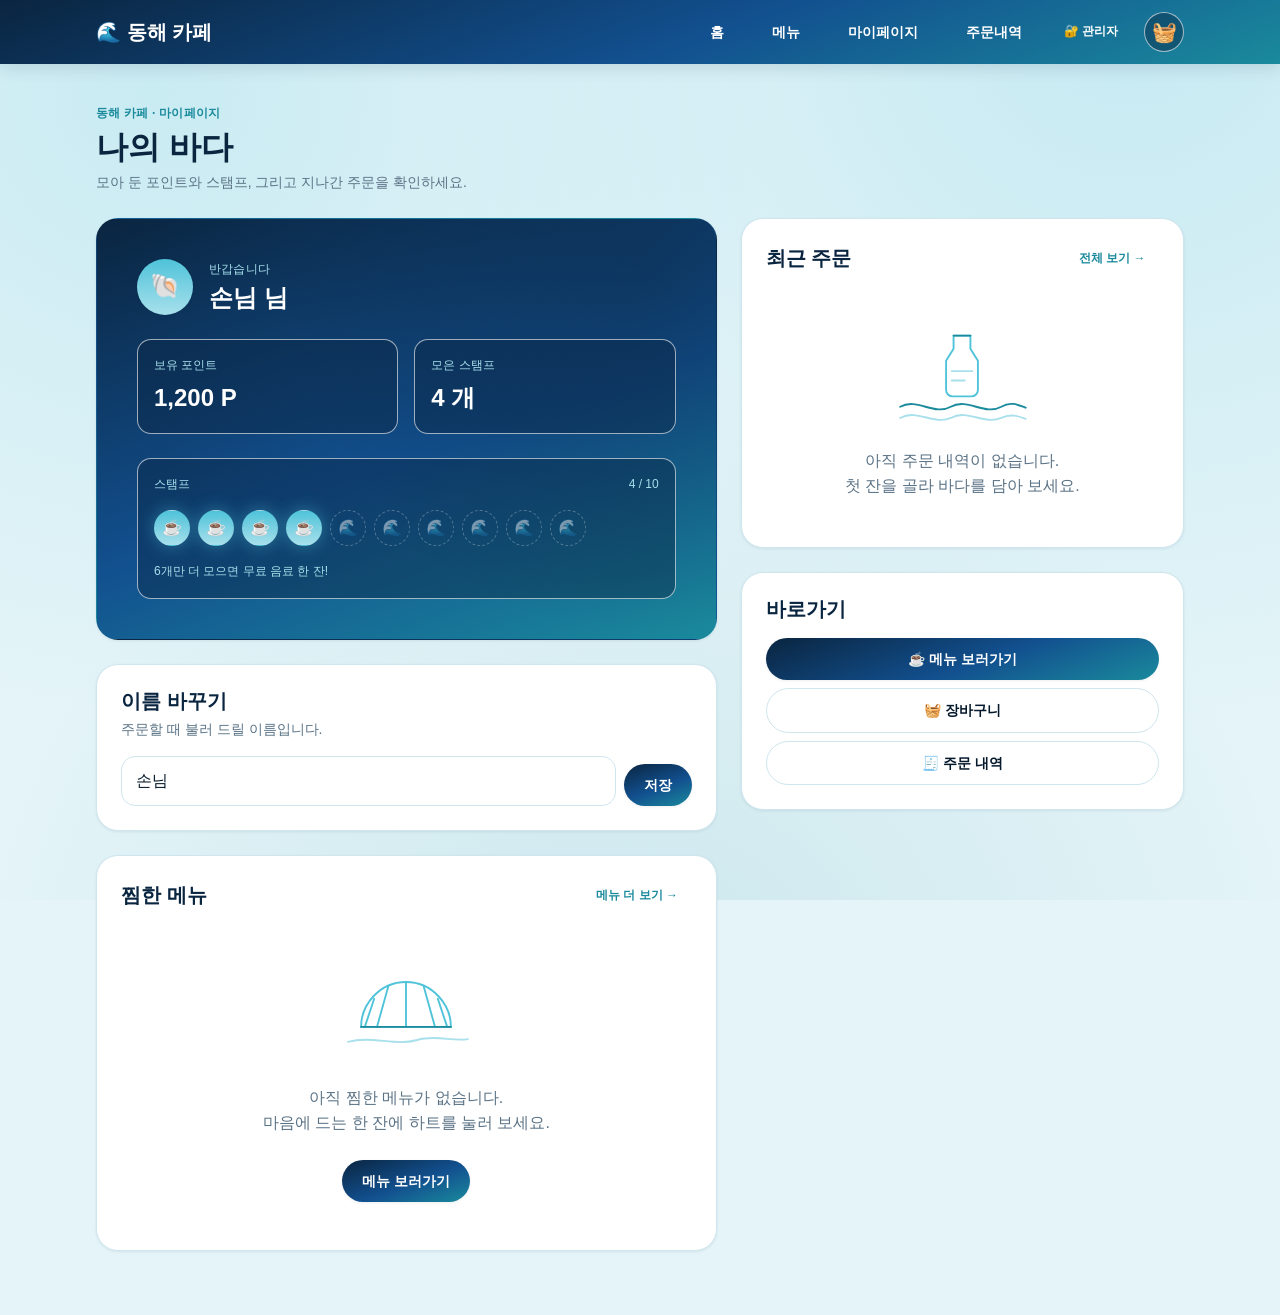
<file: my/index.html>
<!doctype html>
<html lang="ko">
  <head>
    <meta charset="UTF-8" />
    <meta name="viewport" content="width=device-width, initial-scale=1.0" />
    <title>마이페이지 · 동해 카페</title>

    <!-- 파비콘 — 루트의 favicon.svg 를 절대경로로 가리켜 모든 깊이에서 동일하게 동작한다 -->
    <link rel="icon" href="/favicon.svg" type="image/svg+xml" />

    <!-- 1단계 공유 자원 (전역 변수 · 리셋 · 공통 컴포넌트) -->
    <link rel="stylesheet" href="../css/variables.css" />
    <!-- 이 페이지 전용 스타일 -->
    <link rel="stylesheet" href="./index.css" />

    <!-- defer 는 순서를 보장한다: data.js → utils.js → 페이지 스크립트 -->
    <script defer src="../js/data.js"></script>
    <script defer src="../js/utils.js"></script>
    <!-- 모바일 헤더 햄버거 토글 (고객 7개 페이지 공용) -->
    <script defer src="../js/header.js"></script>
    <script defer src="./index.js"></script>
  </head>
  <body>
    <!-- 고객용 헤더 — 3~6단계의 .site-header 를 그대로 재사용 -->
    <header class="site-header">
      <div class="container site-header__inner">
        <a class="site-header__logo" href="../index.html">🌊 동해 카페</a>

        <nav class="site-header__nav">
          <!--
            접히는 링크 묶음 — 데스크톱에서는 가로로 펼쳐지고,
            모바일에서는 햄버거로 여는 드롭다운 패널이 된다 (js/header.js 가 data-open 토글).
          -->
          <div class="site-header__links" id="site-nav-links" data-nav-panel>
            <a class="btn btn--ghost" href="../index.html">홈</a>
            <a class="btn btn--ghost" href="../menus/list.html">메뉴</a>
            <a class="btn btn--ghost" href="./index.html" aria-current="page">마이페이지</a>
            <a class="btn btn--ghost" href="../orders/list.html">주문내역</a>

            <!-- 관리자 진입: 대시보드가 로드될 때 키를 물으므로 여기서는 이동만 한다 -->
            <a class="btn btn--ghost btn--sm" href="../admin/index.html" title="관리자 페이지">
              🔐 관리자
            </a>
          </div>

          <!-- 장바구니: 모바일에서도 항상 보인다 (data-cart-badge 는 CafeUtils 가 채운다) -->
          <a class="site-header__cart" href="../basket/list.html">
            <span aria-hidden="true">🧺</span>
            <span class="sr-only">장바구니</span>
            <span class="site-header__cart-count" data-cart-badge hidden>0</span>
          </a>

          <!-- 햄버거 버튼 — 모바일에서만 보인다 (CSS 로 제어) -->
          <button
            class="site-header__toggle"
            type="button"
            data-nav-toggle
            aria-label="메뉴 열기"
            aria-expanded="false"
            aria-controls="site-nav-links"
          >
            <span aria-hidden="true">☰</span>
          </button>
        </nav>
      </div>
    </header>

    <main class="container">
      <!-- 페이지 제목 (2~6단계 page-head 패턴 재사용) -->
      <div class="page-head">
        <div>
          <p class="breadcrumb">동해 카페 · 마이페이지</p>
          <h1 class="page-head__title">나의 바다</h1>
          <p class="page-head__sub">
            모아 둔 포인트와 스탬프, 그리고 지나간 주문을 확인하세요.
          </p>
        </div>
      </div>

      <div class="my-layout">
        <!-- 왼쪽: 프로필 · 이름 수정 -->
        <div class="my-main">
          <!-- 프로필 카드 (index.js 가 렌더) -->
          <section data-profile aria-live="polite">
            <!-- index.js 가 렌더 -->
          </section>

          <!-- 이름 수정 폼 -->
          <section class="card name-form">
            <h2 class="section-title">이름 바꾸기</h2>
            <p class="section-desc">주문할 때 불러 드릴 이름입니다.</p>

            <!-- novalidate 없이 기본 검증을 쓰되, 최종 확인은 JS 에서 한 번 더 한다 -->
            <form class="name-form__row" data-name-form>
              <div class="field name-form__field">
                <label class="sr-only" for="name">이름</label>
                <input
                  class="input"
                  id="name"
                  name="name"
                  type="text"
                  data-name-input
                  maxlength="20"
                  placeholder="이름을 입력하세요"
                  autocomplete="nickname"
                  required
                />
              </div>
              <button class="btn btn--primary" type="submit">저장</button>
            </form>
          </section>

          <!--
            찜한 메뉴 — 메뉴 목록·상세의 하트로 담고 여기서 모아 본다.
            id="favorites" 는 남겨 둔다: 다른 곳에서 #favorites 앵커로 바로 올 수 있다.
            (variables.css 의 html { scroll-behavior: smooth } 덕에 부드럽게 이동)
          -->
          <section class="card favorites" id="favorites" aria-live="polite">
            <div class="favorites__head">
              <h2 class="section-title">찜한 메뉴</h2>
              <a class="btn btn--ghost btn--sm" href="../menus/list.html">메뉴 더 보기 →</a>
            </div>
            <div data-favorites>
              <!-- index.js 가 렌더 -->
            </div>
          </section>
        </div>

        <!-- 오른쪽: 최근 주문 · 바로가기 -->
        <div class="my-side">
          <!-- 최근 주문 미리보기 (index.js 가 렌더) -->
          <section class="card recent" aria-live="polite">
            <div class="recent__head">
              <h2 class="section-title">최근 주문</h2>
              <a class="btn btn--ghost btn--sm" href="../orders/list.html">전체 보기 →</a>
            </div>
            <div data-recent>
              <!-- index.js 가 렌더 -->
            </div>
          </section>

          <!-- 바로가기 -->
          <section class="card shortcuts">
            <h2 class="section-title">바로가기</h2>
            <div class="shortcuts__list">
              <a class="btn btn--primary btn--block" href="../menus/list.html">
                ☕ 메뉴 보러가기
              </a>
              <a class="btn btn--outline btn--block" href="../basket/list.html">
                🧺 장바구니
              </a>
              <a class="btn btn--outline btn--block" href="../orders/list.html">
                🧾 주문 내역
              </a>
            </div>
          </section>
        </div>
      </div>
    </main>
  </body>
</html>
</file>
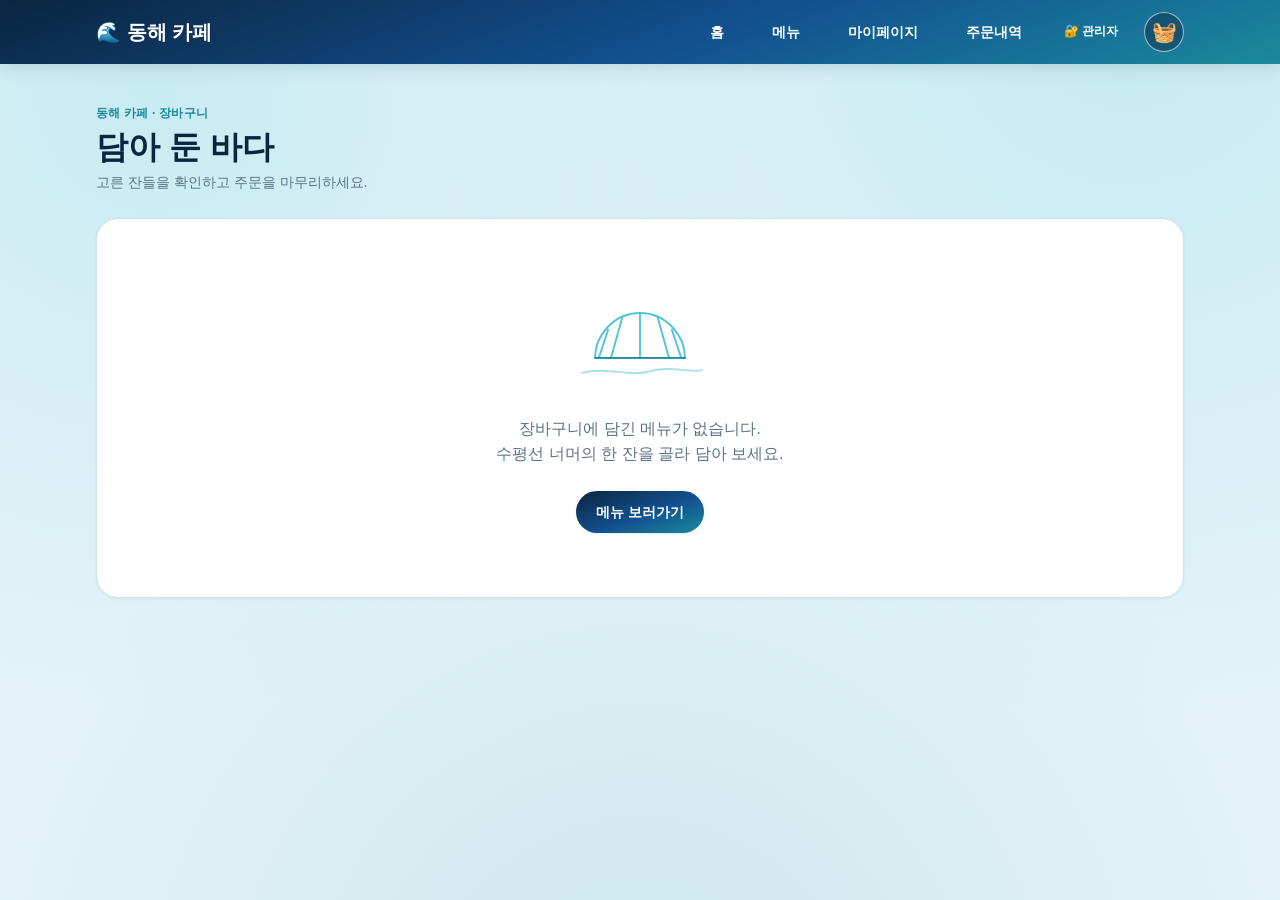
<file: basket/list.html>
<!doctype html>
<html lang="ko">
  <head>
    <meta charset="UTF-8" />
    <meta name="viewport" content="width=device-width, initial-scale=1.0" />
    <title>장바구니 · 동해 카페</title>

    <!-- 파비콘 — 루트의 favicon.svg 를 절대경로로 가리켜 모든 깊이에서 동일하게 동작한다 -->
    <link rel="icon" href="/favicon.svg" type="image/svg+xml" />

    <!-- 1단계 공유 자원 (전역 변수 · 리셋 · 공통 컴포넌트) -->
    <link rel="stylesheet" href="../css/variables.css" />
    <!-- 이 페이지 전용 스타일 -->
    <link rel="stylesheet" href="./list.css" />

    <!-- defer 는 순서를 보장한다: data.js → utils.js → 페이지 스크립트 -->
    <script defer src="../js/data.js"></script>
    <script defer src="../js/utils.js"></script>
    <!-- 모바일 헤더 햄버거 토글 (고객 7개 페이지 공용) -->
    <script defer src="../js/header.js"></script>
    <script defer src="./list.js"></script>
  </head>
  <body>
    <!-- 고객용 헤더 — 3단계(menus/list.html)와 동일한 .site-header 를 그대로 재사용 -->
    <header class="site-header">
      <div class="container site-header__inner">
        <a class="site-header__logo" href="../index.html">🌊 동해 카페</a>

        <nav class="site-header__nav">
          <!--
            접히는 링크 묶음 — 데스크톱에서는 가로로 펼쳐지고,
            모바일에서는 햄버거로 여는 드롭다운 패널이 된다 (js/header.js 가 data-open 토글).
          -->
          <div class="site-header__links" id="site-nav-links" data-nav-panel>
            <a class="btn btn--ghost" href="../index.html">홈</a>
            <a class="btn btn--ghost" href="../menus/list.html">메뉴</a>
            <a class="btn btn--ghost" href="../my/index.html">마이페이지</a>
            <a class="btn btn--ghost" href="../orders/list.html">주문내역</a>

            <!-- 관리자 진입: 대시보드가 로드될 때 키를 물으므로 여기서는 이동만 한다 -->
            <a class="btn btn--ghost btn--sm" href="../admin/index.html" title="관리자 페이지">
              🔐 관리자
            </a>
          </div>

          <!-- 장바구니: 모바일에서도 항상 보인다 (data-cart-badge 는 CafeUtils 가 채운다) -->
          <a class="site-header__cart" href="./list.html" aria-current="page">
            <span aria-hidden="true">🧺</span>
            <span class="sr-only">장바구니</span>
            <span class="site-header__cart-count" data-cart-badge hidden>0</span>
          </a>

          <!-- 햄버거 버튼 — 모바일에서만 보인다 (CSS 로 제어) -->
          <button
            class="site-header__toggle"
            type="button"
            data-nav-toggle
            aria-label="메뉴 열기"
            aria-expanded="false"
            aria-controls="site-nav-links"
          >
            <span aria-hidden="true">☰</span>
          </button>
        </nav>
      </div>
    </header>

    <main class="container">
      <!-- 페이지 제목 (2·3단계 page-head 패턴 재사용) -->
      <div class="page-head">
        <div>
          <p class="breadcrumb">동해 카페 · 장바구니</p>
          <h1 class="page-head__title">담아 둔 바다</h1>
          <p class="page-head__sub">
            고른 잔들을 확인하고 주문을 마무리하세요.
          </p>
        </div>
      </div>

      <!--
        장바구니 본문 전체를 list.js 가 렌더한다.
        비어 있으면 .empty-state, 담긴 게 있으면 목록 + 결제 요약을 그린다.
      -->
      <section data-basket aria-live="polite">
        <!-- list.js 가 렌더 -->
      </section>
    </main>
  </body>
</html>
</file>
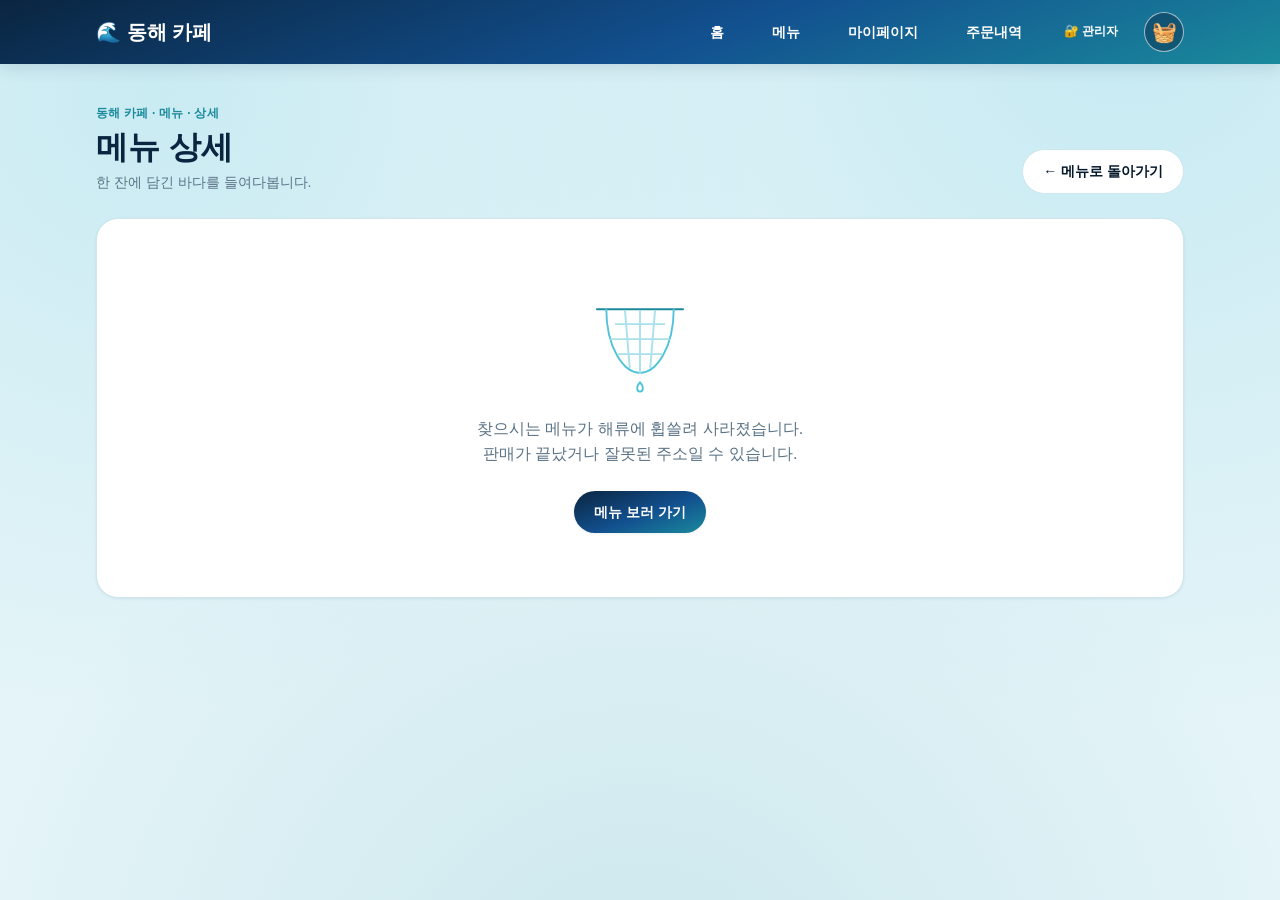
<file: menus/detail.html>
<!doctype html>
<html lang="ko">
  <head>
    <meta charset="UTF-8" />
    <meta name="viewport" content="width=device-width, initial-scale=1.0" />
    <title>메뉴 상세 · 동해 카페</title>

    <!-- 파비콘 — 루트의 favicon.svg 를 절대경로로 가리켜 모든 깊이에서 동일하게 동작한다 -->
    <link rel="icon" href="/favicon.svg" type="image/svg+xml" />

    <link rel="stylesheet" href="../css/variables.css" />
    <link rel="stylesheet" href="./detail.css" />

    <script defer src="../js/data.js"></script>
    <script defer src="../js/utils.js"></script>
    <!-- 모바일 헤더 햄버거 토글 (고객 7개 페이지 공용) -->
    <script defer src="../js/header.js"></script>
    <script defer src="./detail.js"></script>
  </head>
  <body>
    <!-- 고객용 헤더 -->
    <header class="site-header">
      <div class="container site-header__inner">
        <a class="site-header__logo" href="../index.html">🌊 동해 카페</a>

        <nav class="site-header__nav">
          <!--
            접히는 링크 묶음 — 데스크톱에서는 가로로 펼쳐지고,
            모바일에서는 햄버거로 여는 드롭다운 패널이 된다 (js/header.js 가 data-open 토글).
          -->
          <div class="site-header__links" id="site-nav-links" data-nav-panel>
            <a class="btn btn--ghost" href="../index.html">홈</a>
            <a class="btn btn--ghost" href="./list.html">메뉴</a>
            <a class="btn btn--ghost" href="../my/index.html">마이페이지</a>
            <a class="btn btn--ghost" href="../orders/list.html">주문내역</a>

            <!-- 관리자 진입: 대시보드가 로드될 때 키를 물으므로 여기서는 이동만 한다 -->
            <a class="btn btn--ghost btn--sm" href="../admin/index.html" title="관리자 페이지">
              🔐 관리자
            </a>
          </div>

          <!-- 장바구니: 모바일에서도 항상 보인다 (data-cart-badge 는 CafeUtils 가 채운다) -->
          <a class="site-header__cart" href="../basket/list.html">
            <span aria-hidden="true">🧺</span>
            <span class="sr-only">장바구니</span>
            <span class="site-header__cart-count" data-cart-badge hidden>0</span>
          </a>

          <!-- 햄버거 버튼 — 모바일에서만 보인다 (CSS 로 제어) -->
          <button
            class="site-header__toggle"
            type="button"
            data-nav-toggle
            aria-label="메뉴 열기"
            aria-expanded="false"
            aria-controls="site-nav-links"
          >
            <span aria-hidden="true">☰</span>
          </button>
        </nav>
      </div>
    </header>

    <main class="container">
      <div class="page-head">
        <div>
          <p class="breadcrumb">
            <a href="./list.html">동해 카페 · 메뉴</a> · 상세
          </p>
          <h1 class="page-head__title">메뉴 상세</h1>
          <p class="page-head__sub">한 잔에 담긴 바다를 들여다봅니다.</p>
        </div>
        <a class="btn btn--outline" href="./list.html">← 메뉴로 돌아가기</a>
      </div>

      <!-- detail.js 가 메뉴를 찾아 이 자리에 렌더한다 -->
      <section data-detail aria-live="polite"></section>
    </main>
  </body>
</html>
</file>
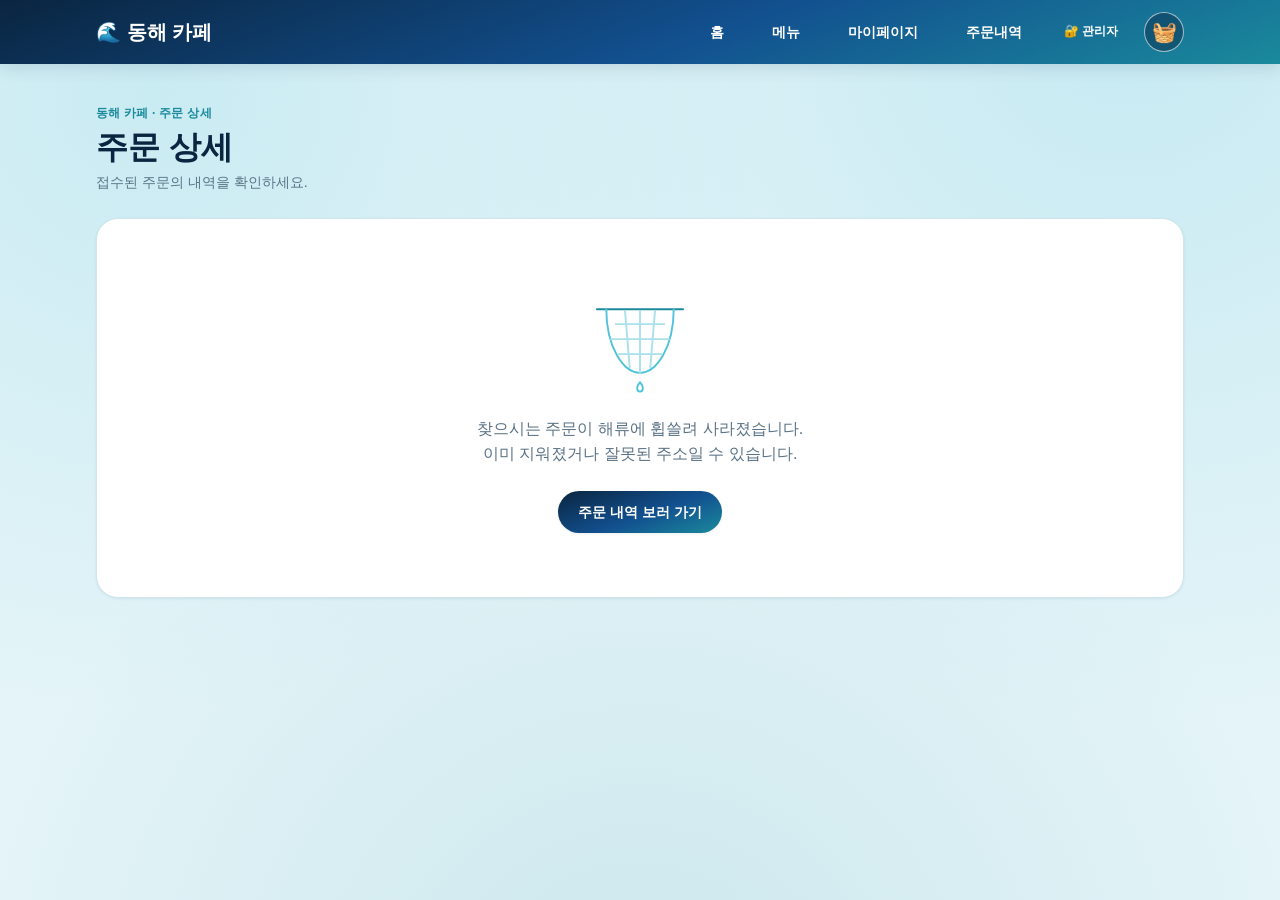
<file: orders/detail.html>
<!doctype html>
<html lang="ko">
  <head>
    <meta charset="UTF-8" />
    <meta name="viewport" content="width=device-width, initial-scale=1.0" />
    <title>주문 상세 · 동해 카페</title>

    <!-- 파비콘 — 루트의 favicon.svg 를 절대경로로 가리켜 모든 깊이에서 동일하게 동작한다 -->
    <link rel="icon" href="/favicon.svg" type="image/svg+xml" />

    <!-- 1단계 공유 자원 (전역 변수 · 리셋 · 공통 컴포넌트) -->
    <link rel="stylesheet" href="../css/variables.css" />
    <!-- 이 페이지 전용 스타일 -->
    <link rel="stylesheet" href="./detail.css" />

    <!-- defer 는 순서를 보장한다: data.js → utils.js → 페이지 스크립트 -->
    <script defer src="../js/data.js"></script>
    <script defer src="../js/utils.js"></script>
    <!-- 모바일 헤더 햄버거 토글 (고객 7개 페이지 공용) -->
    <script defer src="../js/header.js"></script>
    <script defer src="./detail.js"></script>
  </head>
  <body>
    <!-- 고객용 헤더 — 3·4단계의 .site-header 를 그대로 재사용 (경로만 이 폴더 기준으로 맞춤) -->
    <header class="site-header">
      <div class="container site-header__inner">
        <a class="site-header__logo" href="../index.html">🌊 동해 카페</a>

        <nav class="site-header__nav">
          <!--
            접히는 링크 묶음 — 데스크톱에서는 가로로 펼쳐지고,
            모바일에서는 햄버거로 여는 드롭다운 패널이 된다 (js/header.js 가 data-open 토글).
          -->
          <div class="site-header__links" id="site-nav-links" data-nav-panel>
            <a class="btn btn--ghost" href="../index.html">홈</a>
            <a class="btn btn--ghost" href="../menus/list.html">메뉴</a>
            <a class="btn btn--ghost" href="../my/index.html">마이페이지</a>
            <a class="btn btn--ghost" href="./list.html">주문내역</a>

            <!-- 관리자 진입: 대시보드가 로드될 때 키를 물으므로 여기서는 이동만 한다 -->
            <a class="btn btn--ghost btn--sm" href="../admin/index.html" title="관리자 페이지">
              🔐 관리자
            </a>
          </div>

          <!-- 장바구니: 모바일에서도 항상 보인다 (data-cart-badge 는 CafeUtils 가 채운다) -->
          <a class="site-header__cart" href="../basket/list.html">
            <span aria-hidden="true">🧺</span>
            <span class="sr-only">장바구니</span>
            <span class="site-header__cart-count" data-cart-badge hidden>0</span>
          </a>

          <!-- 햄버거 버튼 — 모바일에서만 보인다 (CSS 로 제어) -->
          <button
            class="site-header__toggle"
            type="button"
            data-nav-toggle
            aria-label="메뉴 열기"
            aria-expanded="false"
            aria-controls="site-nav-links"
          >
            <span aria-hidden="true">☰</span>
          </button>
        </nav>
      </div>
    </header>

    <main class="container">
      <!-- 페이지 제목 (2·3·4단계 page-head 패턴 재사용) -->
      <div class="page-head">
        <div>
          <p class="breadcrumb">동해 카페 · 주문 상세</p>
          <h1 class="page-head__title">주문 상세</h1>
          <p class="page-head__sub">
            접수된 주문의 내역을 확인하세요.
          </p>
        </div>
      </div>

      <!-- 주문 상세 전체를 detail.js 가 렌더한다 (못 찾으면 .empty-state) -->
      <section data-detail aria-live="polite">
        <!-- detail.js 가 렌더 -->
      </section>
    </main>
  </body>
</html>
</file>
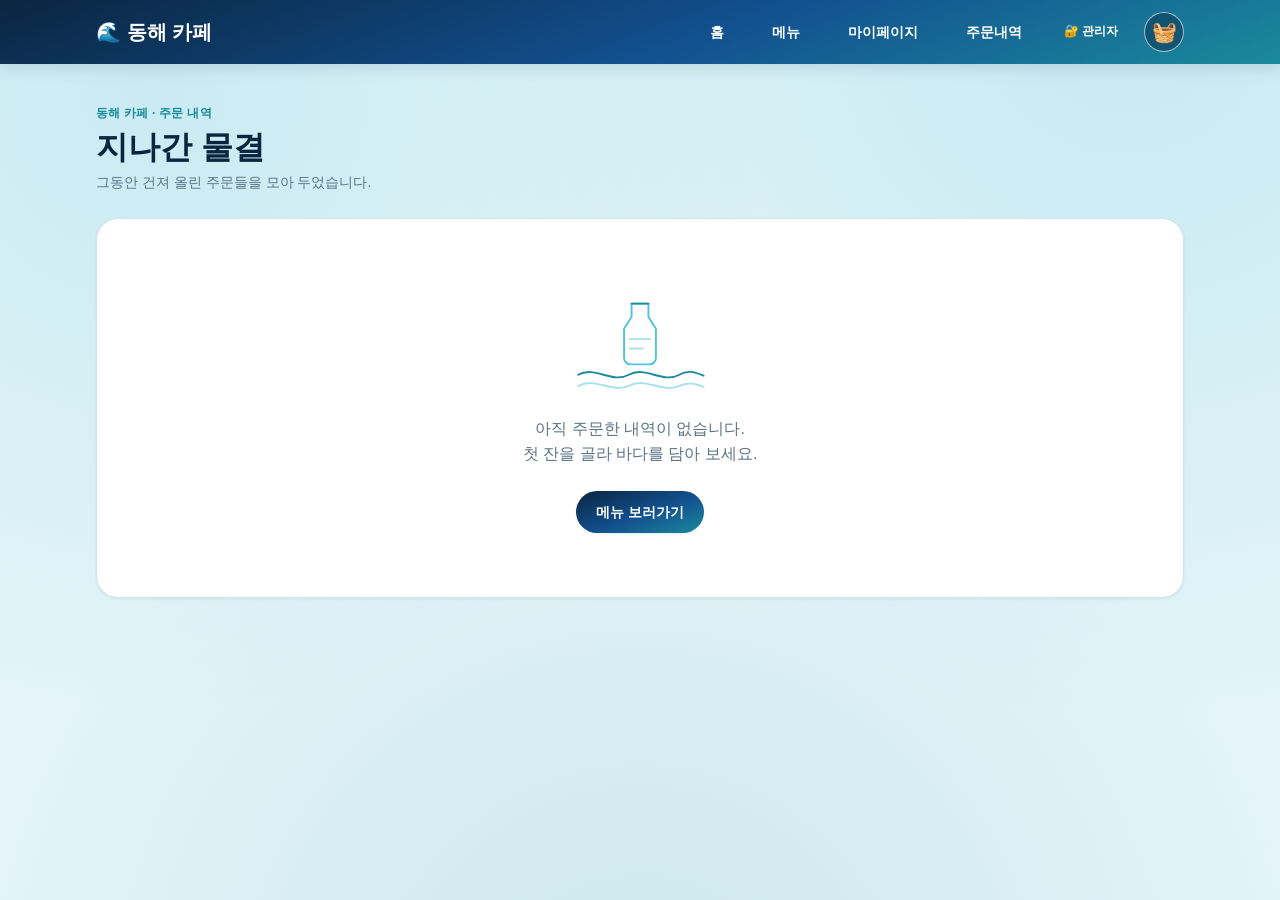
<file: orders/list.html>
<!doctype html>
<html lang="ko">
  <head>
    <meta charset="UTF-8" />
    <meta name="viewport" content="width=device-width, initial-scale=1.0" />
    <title>주문 내역 · 동해 카페</title>

    <!-- 파비콘 — 루트의 favicon.svg 를 절대경로로 가리켜 모든 깊이에서 동일하게 동작한다 -->
    <link rel="icon" href="/favicon.svg" type="image/svg+xml" />

    <!-- 1단계 공유 자원 (전역 변수 · 리셋 · 공통 컴포넌트) -->
    <link rel="stylesheet" href="../css/variables.css" />
    <!-- 이 페이지 전용 스타일 -->
    <link rel="stylesheet" href="./list.css" />

    <!-- defer 는 순서를 보장한다: data.js → utils.js → 페이지 스크립트 -->
    <script defer src="../js/data.js"></script>
    <script defer src="../js/utils.js"></script>
    <!-- 모바일 헤더 햄버거 토글 (고객 7개 페이지 공용) -->
    <script defer src="../js/header.js"></script>
    <script defer src="./list.js"></script>
  </head>
  <body>
    <!-- 고객용 헤더 — 3·4단계의 .site-header 를 그대로 재사용 (경로만 이 폴더 기준으로 맞춤) -->
    <header class="site-header">
      <div class="container site-header__inner">
        <a class="site-header__logo" href="../index.html">🌊 동해 카페</a>

        <nav class="site-header__nav">
          <!--
            접히는 링크 묶음 — 데스크톱에서는 가로로 펼쳐지고,
            모바일에서는 햄버거로 여는 드롭다운 패널이 된다 (js/header.js 가 data-open 토글).
          -->
          <div class="site-header__links" id="site-nav-links" data-nav-panel>
            <a class="btn btn--ghost" href="../index.html">홈</a>
            <a class="btn btn--ghost" href="../menus/list.html">메뉴</a>
            <a class="btn btn--ghost" href="../my/index.html">마이페이지</a>
            <a class="btn btn--ghost" href="./list.html" aria-current="page">주문내역</a>

            <!-- 관리자 진입: 대시보드가 로드될 때 키를 물으므로 여기서는 이동만 한다 -->
            <a class="btn btn--ghost btn--sm" href="../admin/index.html" title="관리자 페이지">
              🔐 관리자
            </a>
          </div>

          <!-- 장바구니: 모바일에서도 항상 보인다 (data-cart-badge 는 CafeUtils 가 채운다) -->
          <a class="site-header__cart" href="../basket/list.html">
            <span aria-hidden="true">🧺</span>
            <span class="sr-only">장바구니</span>
            <span class="site-header__cart-count" data-cart-badge hidden>0</span>
          </a>

          <!-- 햄버거 버튼 — 모바일에서만 보인다 (CSS 로 제어) -->
          <button
            class="site-header__toggle"
            type="button"
            data-nav-toggle
            aria-label="메뉴 열기"
            aria-expanded="false"
            aria-controls="site-nav-links"
          >
            <span aria-hidden="true">☰</span>
          </button>
        </nav>
      </div>
    </header>

    <main class="container">
      <!-- 페이지 제목 (2·3·4단계 page-head 패턴 재사용) -->
      <div class="page-head">
        <div>
          <p class="breadcrumb">동해 카페 · 주문 내역</p>
          <h1 class="page-head__title">지나간 물결</h1>
          <p class="page-head__sub">
            그동안 건져 올린 주문들을 모아 두었습니다.
          </p>
        </div>
      </div>

      <!--
        주문 목록 전체를 list.js 가 렌더한다.
        주문이 없으면 .empty-state, 있으면 주문 카드 목록을 그린다.
      -->
      <section data-orders aria-live="polite">
        <!-- list.js 가 렌더 -->
      </section>
    </main>
  </body>
</html>
</file>
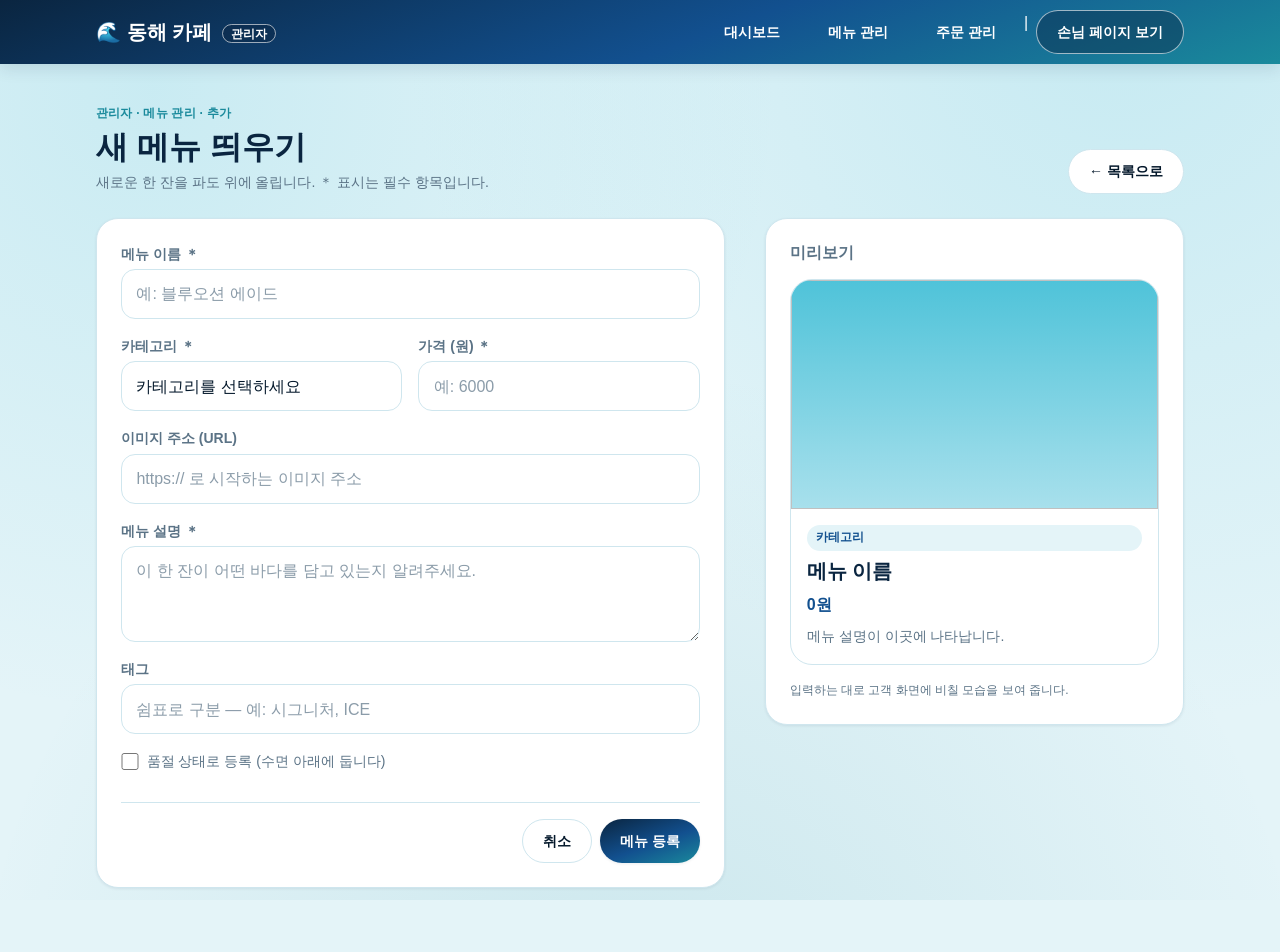
<file: admin/menus/create.html>
<!doctype html>
<html lang="ko">
  <head>
    <meta charset="UTF-8" />
    <meta name="viewport" content="width=device-width, initial-scale=1.0" />
    <title>메뉴 추가 · 동해 카페 관리자</title>

    <!-- 파비콘 — 루트의 favicon.svg 를 절대경로로 가리켜 모든 깊이에서 동일하게 동작한다 -->
    <link rel="icon" href="/favicon.svg" type="image/svg+xml" />

    <link rel="stylesheet" href="../../css/variables.css" />
    <link rel="stylesheet" href="./create.css" />

    <script defer src="../../js/data.js"></script>
    <script defer src="../../js/utils.js"></script>
    <script defer src="./create.js"></script>
  </head>
  <body>
    <header class="admin-top">
      <div class="container admin-top__inner">
        <a class="admin-top__brand" href="./list.html">
          🌊 동해 카페 <span>관리자</span>
        </a>
        <nav class="admin-top__nav">
          <a class="btn btn--ghost" href="../index.html">대시보드</a>
          <a class="btn btn--ghost" href="./list.html">메뉴 관리</a>
          <a class="btn btn--ghost" href="../orders/list.html">주문 관리</a>
          <!-- 손님(고객) 화면으로 빠져나가는 링크 — btn--outline 로 위 3개와 살짝 구분 -->
          <span class="admin-top__sep" aria-hidden="true">|</span>
          <a class="btn btn--outline" href="../../index.html">손님 페이지 보기</a>
        </nav>
      </div>
    </header>

    <main class="container">
      <div class="page-head">
        <div>
          <p class="breadcrumb">
            <a href="./list.html">관리자 · 메뉴 관리</a> · 추가
          </p>
          <h1 class="page-head__title">새 메뉴 띄우기</h1>
          <p class="page-head__sub">
            새로운 한 잔을 파도 위에 올립니다. ＊ 표시는 필수 항목입니다.
          </p>
        </div>
        <a class="btn btn--outline" href="./list.html">← 목록으로</a>
      </div>

      <form class="form-layout" id="menu-form" novalidate>
        <!-- 입력 폼 (.card 재사용) -->
        <section class="card form-card">
          <div class="form-grid">
            <!-- 메뉴 이름 -->
            <div class="field form-grid__full">
              <label for="name">메뉴 이름 ＊</label>
              <input
                class="input"
                id="name"
                name="name"
                type="text"
                maxlength="40"
                placeholder="예: 블루오션 에이드"
                autocomplete="off"
              />
              <p class="field__error" data-error="name"></p>
            </div>

            <!-- 카테고리 (create.js 가 옵션을 채운다) -->
            <div class="field">
              <label for="categoryId">카테고리 ＊</label>
              <select class="input select" id="categoryId" name="categoryId"></select>
              <p class="field__error" data-error="categoryId"></p>
            </div>

            <!-- 가격 -->
            <div class="field">
              <label for="price">가격 (원) ＊</label>
              <input
                class="input"
                id="price"
                name="price"
                type="number"
                min="0"
                step="100"
                inputmode="numeric"
                placeholder="예: 6000"
              />
              <p class="field__error" data-error="price"></p>
            </div>

            <!-- 이미지 URL -->
            <div class="field form-grid__full">
              <label for="image">이미지 주소 (URL)</label>
              <input
                class="input"
                id="image"
                name="image"
                type="url"
                placeholder="https:// 로 시작하는 이미지 주소"
                autocomplete="off"
              />
              <p class="field__error" data-error="image"></p>
            </div>

            <!-- 설명 -->
            <div class="field form-grid__full">
              <label for="description">메뉴 설명 ＊</label>
              <textarea
                class="input textarea"
                id="description"
                name="description"
                maxlength="200"
                placeholder="이 한 잔이 어떤 바다를 담고 있는지 알려주세요."
              ></textarea>
              <p class="field__error" data-error="description"></p>
            </div>

            <!-- 태그 -->
            <div class="field form-grid__full">
              <label for="tags">태그</label>
              <input
                class="input"
                id="tags"
                name="tags"
                type="text"
                placeholder="쉼표로 구분 — 예: 시그니처, ICE"
                autocomplete="off"
              />
            </div>

            <!-- 품절 여부 -->
            <div class="form-grid__full">
              <label class="check">
                <input type="checkbox" id="soldOut" name="soldOut" />
                <span>품절 상태로 등록 (수면 아래에 둡니다)</span>
              </label>
            </div>
          </div>

          <div class="form-actions">
            <a class="btn btn--outline" href="./list.html">취소</a>
            <button class="btn btn--primary" type="submit">메뉴 등록</button>
          </div>
        </section>

        <!-- 실시간 미리보기 -->
        <aside class="card preview-card">
          <h2 class="preview-card__title">미리보기</h2>
          <div class="preview">
            <div class="preview__thumb">
              <img data-preview-image alt="" hidden />
            </div>
            <div class="preview__body">
              <span class="badge" data-preview-category>카테고리</span>
              <h3 class="preview__name" data-preview-name>메뉴 이름</h3>
              <strong class="preview__price" data-preview-price>0원</strong>
              <p class="preview__desc text-muted" data-preview-desc>
                메뉴 설명이 이곳에 나타납니다.
              </p>
            </div>
          </div>
          <p class="preview-card__hint text-muted">
            입력하는 대로 고객 화면에 비칠 모습을 보여 줍니다.
          </p>
        </aside>
      </form>
    </main>
  </body>
</html>
</file>
<file: css/variables.css>
/* ============================================
   🌊 카페 앱 - 전역 CSS 변수 & 리셋
   테마: 동해 바다 — 딥오션 네이비 · 코발트 · 청록 · 파도 거품
   모든 페이지 CSS는 여기 정의된 변수만 사용한다.
   ============================================ */

:root {
  /* --- 바다 팔레트 (깊은 곳 → 얕은 곳) --- */
  --sea-abyss: #04182b; /* 심해 (가장 진한 텍스트) */
  --sea-navy: #0a2540; /* 딥오션 네이비 */
  --sea-cobalt: #12508f; /* 코발트 블루 */
  --sea-teal: #1a8a9c; /* 청록 */
  --sea-aqua: #4fc3d9; /* 밝은 물빛 */
  --sea-sky: #a8e0ec; /* 밝은 하늘색 (얕은 수면) */
  --sea-mist: #e4f4f8; /* 물안개 (밝은 배경) */

  /* --- 포인트 --- */
  --foam: #ffffff; /* 파도 흰 거품 */
  --foam-soft: #f4fbfd; /* 옅은 거품 */
  --sand: #e8d8bd; /* 모래빛 베이지 */
  --sand-deep: #c9ae86; /* 젖은 모래 */

  /* --- 시맨틱 컬러 --- */
  --color-primary: var(--sea-cobalt);
  --color-primary-hover: var(--sea-navy);
  --color-accent: var(--sea-teal);
  --color-accent-light: var(--sea-aqua);
  --color-bg: var(--sea-mist);
  --color-surface: var(--foam);
  --color-text: var(--sea-abyss);
  --color-text-muted: #5b7386;
  --color-border: #cfe6ee;

  /* --- 상태 컬러 --- */
  --color-success: #2a9d6f; /* 해조 그린 */
  --color-warning: #dfa03a; /* 모래 노랑 */
  --color-danger: #d1543f; /* 산호 레드 */
  --color-info: var(--sea-cobalt);

  /* --- 그라데이션 (수면 느낌) --- */
  --grad-ocean: linear-gradient(160deg, var(--sea-navy), var(--sea-cobalt) 55%, var(--sea-teal));
  --grad-surface: linear-gradient(180deg, var(--sea-aqua), var(--sea-sky));
  --grad-wave: linear-gradient(90deg, var(--sea-teal), var(--sea-aqua), var(--sea-sky));

  /* --- 글래스모피즘 (물결/물방울 질감) --- */
  --glass-bg: rgba(255, 255, 255, 0.5);
  --glass-bg-deep: rgba(10, 37, 64, 0.42); /* 어두운 배경 위 유리 */
  --glass-border: rgba(255, 255, 255, 0.6);
  --glass-blur: 14px;

  /* --- 그림자 (수중 그림자는 푸르게) --- */
  --shadow-sm: 0 1px 3px rgba(10, 37, 64, 0.08);
  --shadow-md: 0 4px 16px rgba(10, 37, 64, 0.12);
  --shadow-lg: 0 12px 32px rgba(10, 37, 64, 0.18);
  --glow-aqua: 0 0 18px rgba(79, 195, 217, 0.45);

  /* --- 라운드 (물방울처럼 둥글게) --- */
  --radius-sm: 8px;
  --radius-md: 14px;
  --radius-lg: 22px;
  --radius-full: 999px;

  /* --- 간격 --- */
  --space-xs: 4px;
  --space-sm: 8px;
  --space-md: 16px;
  --space-lg: 24px;
  --space-xl: 40px;
  --space-2xl: 64px;

  /* --- 타이포 --- */
  --font-sans: 'Pretendard', 'Noto Sans KR', -apple-system, BlinkMacSystemFont, 'Segoe UI', Roboto, sans-serif;
  --fs-xs: 0.75rem;
  --fs-sm: 0.875rem;
  --fs-md: 1rem;
  --fs-lg: 1.25rem;
  --fs-xl: 1.5rem;
  --fs-2xl: 2rem;
  --fs-3xl: 2.75rem;

  /* --- 레이아웃 --- */
  --container-max: 1120px;
  --header-height: 64px;

  /* --- 트랜지션 --- */
  --transition: 0.2s ease;
  --transition-slow: 0.35s ease;

  /* --- z-index --- */
  --z-header: 100;
  --z-overlay: 500;
  --z-modal: 600;
  --z-toast: 700;
}

/* ============================================
   리셋
   ============================================ */

*,
*::before,
*::after {
  margin: 0;
  padding: 0;
  box-sizing: border-box;
}

html {
  scroll-behavior: smooth;
}

body {
  font-family: var(--font-sans);
  font-size: var(--fs-md);
  line-height: 1.6;
  color: var(--color-text);
  background: var(--color-bg);
  /* 수면 위 빛이 스며드는 느낌 — 옅은 청록/하늘색 방사형 그라데이션 */
  background-image:
    radial-gradient(circle at 12% 10%, rgba(79, 195, 217, 0.18), transparent 45%),
    radial-gradient(circle at 88% 0%, rgba(168, 224, 236, 0.5), transparent 50%),
    radial-gradient(circle at 50% 115%, rgba(26, 138, 156, 0.12), transparent 55%);
  background-attachment: fixed;
  min-height: 100vh;
  -webkit-font-smoothing: antialiased;
  -moz-osx-font-smoothing: grayscale;
}

img,
picture,
svg,
video {
  display: block;
  max-width: 100%;
}

button,
input,
select,
textarea {
  font: inherit;
  color: inherit;
}

button {
  cursor: pointer;
  background: none;
  border: none;
}

a {
  color: inherit;
  text-decoration: none;
}

ul,
ol {
  list-style: none;
}

h1,
h2,
h3,
h4,
h5,
h6 {
  line-height: 1.25;
  font-weight: 700;
  color: var(--sea-navy);
}

:focus-visible {
  outline: 2px solid var(--color-accent);
  outline-offset: 2px;
}

::selection {
  background: var(--sea-sky);
  color: var(--sea-abyss);
}

/* ============================================
   공통 유틸리티 클래스
   ============================================ */

.container {
  width: 100%;
  max-width: var(--container-max);
  margin-inline: auto;
  padding-inline: var(--space-md);
}

/* 물방울 유리 질감 */
.glass {
  background: var(--glass-bg);
  -webkit-backdrop-filter: blur(var(--glass-blur));
  backdrop-filter: blur(var(--glass-blur));
  border: 1px solid var(--glass-border);
  box-shadow: var(--shadow-md);
}

/* 어두운 바다 배경 위에 얹는 유리 */
.glass--deep {
  background: var(--glass-bg-deep);
  border-color: rgba(255, 255, 255, 0.22);
  color: var(--foam);
}

.card {
  background: var(--color-surface);
  border: 1px solid var(--color-border);
  border-radius: var(--radius-lg);
  box-shadow: var(--shadow-sm);
  transition:
    transform var(--transition),
    box-shadow var(--transition);
}

.card:hover {
  transform: translateY(-3px);
  box-shadow: var(--shadow-lg);
}

/* 버튼 */
.btn {
  display: inline-flex;
  align-items: center;
  justify-content: center;
  gap: var(--space-sm);
  padding: 0.625rem 1.25rem;
  border-radius: var(--radius-full);
  font-weight: 600;
  font-size: var(--fs-sm);
  transition:
    background var(--transition),
    transform var(--transition),
    box-shadow var(--transition),
    color var(--transition),
    border-color var(--transition);
  white-space: nowrap;
}

.btn:active {
  transform: scale(0.97);
}

.btn--primary {
  background: var(--grad-ocean);
  color: var(--foam);
  box-shadow: var(--shadow-sm);
}

.btn--primary:hover {
  box-shadow: var(--shadow-md), var(--glow-aqua);
}

.btn--outline {
  border: 1.5px solid var(--color-border);
  color: var(--color-text);
  background: var(--color-surface);
}

.btn--outline:hover {
  border-color: var(--color-accent);
  color: var(--color-accent);
}

.btn--ghost {
  color: var(--color-text-muted);
}

.btn--ghost:hover {
  color: var(--color-text);
  background: var(--foam-soft);
}

.btn--danger {
  background: var(--color-danger);
  color: var(--foam);
}

.btn--block {
  width: 100%;
}

.btn--sm {
  padding: 0.4rem 0.85rem;
  font-size: var(--fs-xs);
}

.btn--lg {
  padding: 0.85rem 1.75rem;
  font-size: var(--fs-md);
}

.btn:disabled {
  opacity: 0.5;
  cursor: not-allowed;
}

/* 뱃지 */
.badge {
  display: inline-flex;
  align-items: center;
  padding: 0.2rem 0.6rem;
  border-radius: var(--radius-full);
  font-size: var(--fs-xs);
  font-weight: 600;
  background: var(--sea-mist);
  color: var(--sea-cobalt);
}

.badge--sand {
  background: var(--sand);
  color: #6b5533;
}

/* 상태 칩 (주문 상태 — utils.js 의 ORDER_STATUS 와 연동) */
.chip {
  display: inline-flex;
  align-items: center;
  gap: 0.35rem;
  padding: 0.22rem 0.65rem;
  border-radius: var(--radius-full);
  font-size: var(--fs-xs);
  font-weight: 600;
}

.chip::before {
  content: '';
  width: 6px;
  height: 6px;
  border-radius: 50%;
  background: currentColor;
}

.chip--warning {
  color: var(--color-warning);
  background: rgba(223, 160, 58, 0.14);
}
.chip--info {
  color: var(--color-info);
  background: rgba(18, 80, 143, 0.12);
}
.chip--success {
  color: var(--color-success);
  background: rgba(42, 157, 111, 0.14);
}
.chip--danger {
  color: var(--color-danger);
  background: rgba(209, 84, 63, 0.14);
}

/* 입력 필드 */
.field {
  display: flex;
  flex-direction: column;
  gap: var(--space-xs);
}

.field label {
  font-size: var(--fs-sm);
  font-weight: 600;
  color: var(--color-text-muted);
}

.input,
.textarea,
.select {
  width: 100%;
  padding: 0.7rem 0.9rem;
  border: 1.5px solid var(--color-border);
  border-radius: var(--radius-md);
  background: var(--color-surface);
  transition:
    border-color var(--transition),
    box-shadow var(--transition);
}

.input::placeholder,
.textarea::placeholder {
  color: var(--color-text-muted);
  opacity: 0.7;
}

.input:focus,
.textarea:focus,
.select:focus {
  outline: none;
  border-color: var(--color-accent);
  box-shadow: 0 0 0 3px rgba(26, 138, 156, 0.15);
}

.textarea {
  resize: vertical;
  min-height: 96px;
}

/* 수량 스텝퍼 (utils.js 의 qtyStepperHtml 과 연동) */
.qty-stepper {
  display: inline-flex;
  align-items: center;
  gap: var(--space-sm);
  border: 1.5px solid var(--color-border);
  border-radius: var(--radius-full);
  padding: 0.15rem 0.35rem;
  background: var(--color-surface);
}

.qty-stepper__btn {
  width: 1.75rem;
  height: 1.75rem;
  border-radius: 50%;
  color: var(--sea-cobalt);
  font-weight: 700;
  line-height: 1;
  transition: background var(--transition);
}

.qty-stepper__btn:hover {
  background: var(--sea-mist);
}

.qty-stepper__value {
  min-width: 1.5rem;
  text-align: center;
  font-weight: 600;
  font-variant-numeric: tabular-nums;
}

/* 헬퍼 */
.text-muted {
  color: var(--color-text-muted);
}
.text-accent {
  color: var(--color-accent);
}
.text-center {
  text-align: center;
}
.sr-only {
  position: absolute;
  width: 1px;
  height: 1px;
  padding: 0;
  margin: -1px;
  overflow: hidden;
  clip: rect(0 0 0 0);
  white-space: nowrap;
  border: 0;
}

/* 빈 상태 */
.empty-state {
  text-align: center;
  padding: var(--space-2xl) var(--space-md);
  color: var(--color-text-muted);
}

.empty-state__icon {
  font-size: 3rem;
  margin-bottom: var(--space-md);
  opacity: 0.6;
}

/* 스켈레톤 / 로딩 (물결이 흐르는 듯한 shimmer) */
.skeleton {
  background: linear-gradient(90deg, var(--sea-mist) 25%, var(--foam) 50%, var(--sea-mist) 75%);
  background-size: 200% 100%;
  animation: shimmer 1.4s infinite;
  border-radius: var(--radius-md);
}

@keyframes shimmer {
  0% {
    background-position: 200% 0;
  }
  100% {
    background-position: -200% 0;
  }
}

/* ============================================
   토스트 (utils.js 의 showToast 와 연동)
   ============================================ */

.toast-container {
  position: fixed;
  bottom: var(--space-lg);
  left: 50%;
  transform: translateX(-50%);
  display: flex;
  flex-direction: column;
  gap: var(--space-sm);
  z-index: var(--z-toast);
  pointer-events: none;
}

.toast {
  padding: 0.75rem 1.25rem;
  border-radius: var(--radius-full);
  background: var(--sea-navy);
  color: var(--foam);
  box-shadow: var(--shadow-lg);
  font-size: var(--fs-sm);
  font-weight: 500;
  animation: toast-in 0.25s ease;
}

.toast--success {
  background: var(--color-success);
}
.toast--danger {
  background: var(--color-danger);
}
.toast--warning {
  background: var(--color-warning);
}

@keyframes toast-in {
  from {
    opacity: 0;
    transform: translateY(12px);
  }
  to {
    opacity: 1;
    transform: translateY(0);
  }
}

@media (prefers-reduced-motion: reduce) {
  *,
  *::before,
  *::after {
    animation-duration: 0.01ms !important;
    transition-duration: 0.01ms !important;
    scroll-behavior: auto !important;
  }
}

/* 사용자가 직접 끈 경우 — utils.js 가 <html> 에 .reduce-motion 을 붙인다.
   위 @media(기기 설정)는 그대로 두고, 같은 내용을 클래스에도 적용한다.
   → 기기 설정이 켜져 있으면 저장값과 무관하게 계속 꺼진 상태로 동작한다. */
html.reduce-motion *,
html.reduce-motion *::before,
html.reduce-motion *::after {
  animation: none !important;
  transition: none !important;
  scroll-behavior: auto !important;
}
</file>
<file: my/index.css>
/* ============================================
   🌊 고객 - 마이페이지 (index.html)
   색상·간격·타이포는 모두 variables.css 의 변수만 사용한다.
   새 hex 색상 코드는 단 하나도 정의하지 않는다.

   .site-header / .page-head 블록은 3~6단계에서 그대로 가져온 것이다.
   코로케이션 원칙 때문에 생긴 의도적 중복이며,
   BLUEPRINT 의 .admin-top 과 마찬가지로 8단계에서 공용화를 재검토한다.
   ============================================ */

/* --- 고객용 헤더 (수면 그라데이션) --- */
.site-header {
  position: sticky;
  top: 0;
  z-index: var(--z-header);
  background: var(--grad-ocean);
  color: var(--foam);
  box-shadow: var(--shadow-md);
}

.site-header__inner {
  height: var(--header-height);
  display: flex;
  align-items: center;
  justify-content: space-between;
  gap: var(--space-md);
}

.site-header__logo {
  font-weight: 700;
  font-size: var(--fs-lg);
  color: var(--foam);
}

.site-header__nav {
  display: flex;
  align-items: center;
  gap: var(--space-sm);
}

/* 어두운 헤더 위에서는 버튼 색을 거품색으로 반전 */
.site-header__nav .btn {
  color: var(--foam);
}

.site-header__nav .btn--ghost:hover {
  background: var(--glass-bg-deep);
  color: var(--foam);
}

/* 장바구니 아이콘 + 수량 배지 */
.site-header__cart {
  position: relative;
  display: inline-flex;
  align-items: center;
  justify-content: center;
  width: 2.5rem;
  height: 2.5rem;
  margin-left: var(--space-xs);
  border-radius: var(--radius-full);
  border: 1px solid var(--glass-border);
  background: var(--glass-bg-deep);
  font-size: var(--fs-lg);
  transition: box-shadow var(--transition);
}

.site-header__cart:hover {
  box-shadow: var(--glow-aqua);
}

/* 담긴 수량 — 모래빛 원형 배지 */
.site-header__cart-count {
  position: absolute;
  top: -0.3rem;
  right: -0.3rem;
  min-width: 1.25rem;
  height: 1.25rem;
  padding: 0 0.25rem;
  display: inline-flex;
  align-items: center;
  justify-content: center;
  border-radius: var(--radius-full);
  background: var(--sand);
  color: var(--sea-abyss);
  font-size: var(--fs-xs);
  font-weight: 700;
  font-variant-numeric: tabular-nums;
  box-shadow: var(--shadow-sm);
}

/* hidden 속성이 붙어도 inline-flex 가 이기지 않도록 */
.site-header__cart-count[hidden] {
  display: none;
}

/* --- 접히는 내비 링크 묶음 --- */
/* 데스크톱: 지금처럼 가로로 펼친다 (기존 동작 그대로) */
.site-header__links {
  display: flex;
  align-items: center;
  gap: var(--space-sm);
}

/* --- 햄버거 버튼 (모바일 전용) --- */
.site-header__toggle {
  display: none; /* 데스크톱에서는 숨긴다 */
  align-items: center;
  justify-content: center;
  width: 2.5rem;
  height: 2.5rem;
  border-radius: var(--radius-full);
  border: 1px solid var(--glass-border);
  background: var(--glass-bg-deep); /* 장바구니 아이콘과 같은 유리 질감 */
  color: var(--foam);
  font-size: var(--fs-lg);
  line-height: 1;
  transition: box-shadow var(--transition);
}

.site-header__toggle:hover {
  box-shadow: var(--glow-aqua);
}

/* ============================================
   모바일 헤더 — [로고] [🧺] [☰] 만 한 줄에 남기고,
   나머지 링크는 햄버거로 여는 드롭다운 패널에 세로로 담는다.
   ============================================ */

@media (max-width: 768px) {
  /* 로고가 세로로 깨지지 않도록 한 줄로 고정 */
  .site-header__logo {
    white-space: nowrap;
  }

  .site-header__toggle {
    display: inline-flex;
  }

  .site-header__links {
    /* .site-header 가 sticky(=위치 지정 요소)라 그 기준으로 헤더 바로 아래에 붙는다 */
    position: absolute;
    top: var(--header-height);
    left: 0;
    right: 0;
    z-index: var(--z-overlay); /* 히어로 물결·본문 위로 확실히 띄운다 */

    display: none; /* 기본은 접힘 — js/header.js 가 data-open 을 켜면 펼쳐진다 */
    flex-direction: column;
    align-items: stretch;
    gap: var(--space-xs);
    padding: var(--space-md);

    background: var(--grad-ocean); /* 헤더와 같은 심해 톤 */
    border-top: 1px solid var(--glass-border);
    box-shadow: var(--shadow-lg);
  }

  .site-header__links[data-open="true"] {
    display: flex;
  }

  /* 드롭다운 안에서는 링크를 왼쪽 정렬된 한 줄 항목처럼 보여 준다 */
  .site-header__links .btn {
    width: 100%;
    justify-content: flex-start;
  }
}

/* --- 페이지 제목 --- */
.page-head {
  display: flex;
  align-items: flex-end;
  justify-content: space-between;
  gap: var(--space-md);
  flex-wrap: wrap;
  margin: var(--space-xl) 0 var(--space-lg);
}

.breadcrumb {
  font-size: var(--fs-xs);
  font-weight: 600;
  color: var(--color-accent);
  letter-spacing: 0.02em;
}

.page-head__title {
  font-size: var(--fs-2xl);
  margin-top: var(--space-xs);
}

.page-head__sub {
  margin-top: var(--space-xs);
  font-size: var(--fs-sm);
  color: var(--color-text-muted);
}

/* ============================================
   레이아웃 — 왼쪽 프로필 / 오른쪽 주문·바로가기
   ============================================ */

.my-layout {
  display: grid;
  grid-template-columns: 1.4fr 1fr;
  align-items: start;
  gap: var(--space-lg);
  padding-bottom: var(--space-2xl);
}

.my-main,
.my-side {
  display: flex;
  flex-direction: column;
  gap: var(--space-lg);
}

/* 섹션 공통 제목 */
.section-title {
  font-size: var(--fs-lg);
}

.section-desc {
  margin-top: var(--space-xs);
  font-size: var(--fs-sm);
  color: var(--color-text-muted);
}

/* 정보 패널이 hover 마다 들썩이지 않도록 .card 의 이동 효과만 끈다 */
.profile:hover,
.name-form:hover,
.recent:hover,
.shortcuts:hover {
  transform: none;
  box-shadow: var(--shadow-sm);
}

/* ============================================
   프로필 카드 — 깊은 바다 배경 위의 유리
   ============================================ */

.profile {
  position: relative;
  overflow: hidden;
  padding: var(--space-xl);
  background: var(--grad-ocean);
  border-color: transparent;
  color: var(--foam);
}

/* 수면에 빛이 번지는 장식 */
.profile::before {
  content: "";
  position: absolute;
  inset: 0;
  background: radial-gradient(circle at 88% 12%, var(--glass-bg-deep), transparent 55%);
  pointer-events: none;
}

.profile__inner {
  position: relative; /* ::before 위로 올린다 */
  z-index: 1;
}

.profile__head {
  display: flex;
  align-items: center;
  gap: var(--space-md);
}

/* 물방울 아바타 */
.profile__avatar {
  display: inline-flex;
  align-items: center;
  justify-content: center;
  width: 3.5rem;
  height: 3.5rem;
  flex: none;
  border-radius: var(--radius-full);
  background: var(--grad-surface);
  font-size: var(--fs-xl);
  box-shadow: var(--shadow-sm);
}

.profile__greeting {
  font-size: var(--fs-xs);
  letter-spacing: 0.02em;
  color: var(--sea-sky);
}

/* 프로필 카드 안의 h2 는 거품색 (기본 h1~h6 색을 덮어쓴다) */
.profile__name {
  margin-top: var(--space-xs);
  font-size: var(--fs-xl);
  color: var(--foam);
}

/* --- 포인트 · 스탬프 통계 --- */
.profile__stats {
  display: grid;
  grid-template-columns: repeat(2, 1fr);
  gap: var(--space-md);
  margin-top: var(--space-lg);
}

.stat {
  padding: var(--space-md);
  border-radius: var(--radius-md);
  background: var(--glass-bg-deep);
  border: 1px solid var(--glass-border);
}

.stat__label {
  font-size: var(--fs-xs);
  color: var(--sea-sky);
}

.stat__value {
  margin-top: var(--space-xs);
  font-size: var(--fs-xl);
  font-weight: 700;
  color: var(--foam);
  font-variant-numeric: tabular-nums;
}

/* --- 스탬프 시각화 --- */
.stamps {
  margin-top: var(--space-lg);
  padding: var(--space-md);
  border-radius: var(--radius-md);
  background: var(--glass-bg-deep);
  border: 1px solid var(--glass-border);
}

.stamps__head {
  display: flex;
  align-items: baseline;
  justify-content: space-between;
  gap: var(--space-sm);
  font-size: var(--fs-xs);
  color: var(--sea-sky);
}

.stamps__list {
  display: flex;
  gap: var(--space-sm);
  flex-wrap: wrap;
  margin-top: var(--space-md);
}

/* 도장 한 칸 — 채워진 칸은 물빛으로 빛난다 */
.stamp {
  display: inline-flex;
  align-items: center;
  justify-content: center;
  width: 2.25rem;
  height: 2.25rem;
  border-radius: var(--radius-full);
  border: 1.5px dashed var(--glass-border);
  font-size: var(--fs-md);
  line-height: 1;
}

.stamp--filled {
  border-style: solid;
  border-color: transparent;
  background: var(--grad-surface);
  box-shadow: var(--glow-aqua);
}

/* 아직 안 찍힌 칸은 흐리게 */
.stamp--empty {
  opacity: 0.45;
}

.stamps__note {
  margin-top: var(--space-md);
  font-size: var(--fs-xs);
  color: var(--sea-sky);
}

/* ============================================
   이름 수정 폼
   ============================================ */

.name-form {
  padding: var(--space-lg);
}

.name-form__row {
  display: flex;
  align-items: flex-end;
  gap: var(--space-sm);
  margin-top: var(--space-md);
}

.name-form__field {
  flex: 1;
}

/* ============================================
   최근 주문 미리보기
   ============================================ */

.recent {
  padding: var(--space-lg);
}

.recent__head {
  display: flex;
  align-items: center;
  justify-content: space-between;
  gap: var(--space-sm);
  margin-bottom: var(--space-md);
}

.recent__head .btn {
  color: var(--color-accent);
}

.recent__list {
  display: flex;
  flex-direction: column;
  gap: var(--space-sm);
}

/* 주문 한 줄 — 카드 안의 카드라서 .card 대신 옅은 배경만 쓴다 */
.recent-item {
  display: block;
  padding: var(--space-md);
  border-radius: var(--radius-md);
  background: var(--color-bg);
  border: 1px solid var(--color-border);
  transition: border-color var(--transition), box-shadow var(--transition);
}

.recent-item:hover {
  border-color: var(--color-accent);
  box-shadow: var(--shadow-sm);
}

.recent-item__top {
  display: flex;
  align-items: center;
  justify-content: space-between;
  gap: var(--space-sm);
}

.recent-item__id {
  font-size: var(--fs-sm);
  font-weight: 700;
  color: var(--sea-navy);
  font-variant-numeric: tabular-nums;
}

.recent-item__bottom {
  display: flex;
  align-items: baseline;
  justify-content: space-between;
  gap: var(--space-sm);
  margin-top: var(--space-sm);
}

.recent-item__date {
  font-size: var(--fs-xs);
  color: var(--color-text-muted);
}

.recent-item__total {
  font-size: var(--fs-md);
  font-weight: 700;
  color: var(--sea-cobalt);
  font-variant-numeric: tabular-nums;
}

/* 카드 안에 들어가는 빈 상태는 여백을 줄인다 */
.recent .empty-state {
  padding: var(--space-lg) var(--space-sm);
}

.recent .empty-state__icon {
  font-size: var(--fs-2xl);
  margin-bottom: var(--space-sm);
}

/* ============================================
   바로가기
   ============================================ */

.shortcuts {
  padding: var(--space-lg);
}

.shortcuts__list {
  display: flex;
  flex-direction: column;
  gap: var(--space-sm);
  margin-top: var(--space-md);
}

/* ============================================
   반응형 — 좁은 화면에서 세로로 쌓는다
   ============================================ */

@media (max-width: 900px) {
  .my-layout {
    grid-template-columns: 1fr;
  }
}

@media (max-width: 600px) {
  .page-head {
    align-items: flex-start;
  }

  .profile {
    padding: var(--space-lg);
  }

  /* 포인트/스탬프 통계는 한 줄씩 */
  .profile__stats {
    grid-template-columns: 1fr;
  }

  /* 이름 입력과 저장 버튼을 세로로 */
  .name-form__row {
    flex-direction: column;
    align-items: stretch;
  }
}

/* ============================================
   찜 하트 버튼 (공통)
   ❤️/🤍 는 이모지라 색을 지정하지 않는다. 배경·테두리만 변수로 처리.
   ============================================ */

.fav-btn {
  display: inline-flex;
  align-items: center;
  justify-content: center;
  width: 2rem;
  height: 2rem;
  flex: none;
  border-radius: var(--radius-full);
  border: 1px solid var(--color-border);
  background: var(--color-surface);
  box-shadow: var(--shadow-sm);
  font-size: var(--fs-sm);
  line-height: 1;
  transition: transform var(--transition), box-shadow var(--transition);
}

.fav-btn:hover {
  transform: scale(1.12);
  box-shadow: var(--shadow-md);
}

.fav-btn:active {
  transform: scale(0.95);
}

/* 찜된 상태 — 물빛 테두리로 눌림을 한 번 더 알린다 */
.fav-btn--on {
  border-color: var(--color-accent);
}

/* ============================================
   찜한 메뉴 목록
   ============================================ */

.favorites {
  padding: var(--space-lg);
}

/* 정보 패널이 hover 마다 들썩이지 않도록 .card 의 이동 효과만 끈다 */
.favorites:hover {
  transform: none;
  box-shadow: var(--shadow-sm);
}

.favorites__head {
  display: flex;
  align-items: center;
  justify-content: space-between;
  gap: var(--space-sm);
  margin-bottom: var(--space-md);
}

.favorites__head .btn {
  color: var(--color-accent);
}

.fav-list {
  display: flex;
  flex-direction: column;
  gap: var(--space-sm);
}

/* 카드 안의 줄이라 .card 대신 옅은 배경만 쓴다 (최근 주문 항목과 같은 톤) */
.fav-item {
  display: flex;
  align-items: center;
  gap: var(--space-md);
  padding: var(--space-sm) var(--space-md);
  border-radius: var(--radius-md);
  background: var(--color-bg);
  border: 1px solid var(--color-border);
  transition: border-color var(--transition);
}

.fav-item:hover {
  border-color: var(--color-accent);
}

.fav-item__thumb {
  position: relative;
  width: 3rem;
  height: 3rem;
  flex: none;
  border-radius: var(--radius-md);
  overflow: hidden;
  background: var(--grad-surface);
}

.fav-item__thumb img {
  width: 100%;
  height: 100%;
  object-fit: cover;
}

/* 품절이면 수면 아래로 가라앉은 듯 어둡게 */
.fav-item--soldout .fav-item__thumb::after {
  content: "";
  position: absolute;
  inset: 0;
  background: var(--glass-bg-deep);
}

.fav-item__info {
  display: flex;
  flex-direction: column;
  gap: var(--space-xs);
  min-width: 0; /* 긴 이름이 하트를 밀어내지 않도록 */
  flex: 1;
}

.fav-item__name {
  font-size: var(--fs-md);
}

.fav-item__name a:hover {
  color: var(--color-accent);
}

.fav-item__price {
  font-size: var(--fs-sm);
  font-weight: 700;
  color: var(--sea-cobalt);
  font-variant-numeric: tabular-nums;
}

/* 카드 안에 들어가는 빈 상태는 여백을 줄인다 */
.favorites .empty-state {
  padding: var(--space-lg) var(--space-sm);
}

.favorites .empty-state__icon {
  font-size: var(--fs-2xl);
  margin-bottom: var(--space-sm);
}
</file>
<file: basket/list.css>
/* ============================================
   🌊 고객 - 장바구니 (list.html)
   색상·간격·타이포는 모두 variables.css 의 변수만 사용한다.
   새 hex 색상 코드는 단 하나도 정의하지 않는다.

   .site-header / .page-head 블록은 3단계(menus/list.css)에서
   그대로 가져온 것이다. 코로케이션 원칙 때문에 생긴 의도적 중복이며,
   BLUEPRINT 의 .admin-top 과 마찬가지로 8단계에서 공용화를 재검토한다.
   ============================================ */

/* --- 고객용 헤더 (수면 그라데이션) --- */
.site-header {
  position: sticky;
  top: 0;
  z-index: var(--z-header);
  background: var(--grad-ocean);
  color: var(--foam);
  box-shadow: var(--shadow-md);
}

.site-header__inner {
  height: var(--header-height);
  display: flex;
  align-items: center;
  justify-content: space-between;
  gap: var(--space-md);
}

.site-header__logo {
  font-weight: 700;
  font-size: var(--fs-lg);
  color: var(--foam);
}

.site-header__nav {
  display: flex;
  align-items: center;
  gap: var(--space-sm);
}

/* 어두운 헤더 위에서는 버튼 색을 거품색으로 반전 */
.site-header__nav .btn {
  color: var(--foam);
}

.site-header__nav .btn--ghost:hover {
  background: var(--glass-bg-deep);
  color: var(--foam);
}

/* 장바구니 아이콘 + 수량 배지 */
.site-header__cart {
  position: relative;
  display: inline-flex;
  align-items: center;
  justify-content: center;
  width: 2.5rem;
  height: 2.5rem;
  margin-left: var(--space-xs);
  border-radius: var(--radius-full);
  border: 1px solid var(--glass-border);
  background: var(--glass-bg-deep);
  font-size: var(--fs-lg);
  transition: box-shadow var(--transition);
}

.site-header__cart:hover {
  box-shadow: var(--glow-aqua);
}

/* 담긴 수량 — 모래빛 원형 배지 */
.site-header__cart-count {
  position: absolute;
  top: -0.3rem;
  right: -0.3rem;
  min-width: 1.25rem;
  height: 1.25rem;
  padding: 0 0.25rem;
  display: inline-flex;
  align-items: center;
  justify-content: center;
  border-radius: var(--radius-full);
  background: var(--sand);
  color: var(--sea-abyss);
  font-size: var(--fs-xs);
  font-weight: 700;
  font-variant-numeric: tabular-nums;
  box-shadow: var(--shadow-sm);
}

/* hidden 속성이 붙어도 inline-flex 가 이기지 않도록 */
.site-header__cart-count[hidden] {
  display: none;
}

/* --- 접히는 내비 링크 묶음 --- */
/* 데스크톱: 지금처럼 가로로 펼친다 (기존 동작 그대로) */
.site-header__links {
  display: flex;
  align-items: center;
  gap: var(--space-sm);
}

/* --- 햄버거 버튼 (모바일 전용) --- */
.site-header__toggle {
  display: none; /* 데스크톱에서는 숨긴다 */
  align-items: center;
  justify-content: center;
  width: 2.5rem;
  height: 2.5rem;
  border-radius: var(--radius-full);
  border: 1px solid var(--glass-border);
  background: var(--glass-bg-deep); /* 장바구니 아이콘과 같은 유리 질감 */
  color: var(--foam);
  font-size: var(--fs-lg);
  line-height: 1;
  transition: box-shadow var(--transition);
}

.site-header__toggle:hover {
  box-shadow: var(--glow-aqua);
}

/* ============================================
   모바일 헤더 — [로고] [🧺] [☰] 만 한 줄에 남기고,
   나머지 링크는 햄버거로 여는 드롭다운 패널에 세로로 담는다.
   ============================================ */

@media (max-width: 768px) {
  /* 로고가 세로로 깨지지 않도록 한 줄로 고정 */
  .site-header__logo {
    white-space: nowrap;
  }

  .site-header__toggle {
    display: inline-flex;
  }

  .site-header__links {
    /* .site-header 가 sticky(=위치 지정 요소)라 그 기준으로 헤더 바로 아래에 붙는다 */
    position: absolute;
    top: var(--header-height);
    left: 0;
    right: 0;
    z-index: var(--z-overlay); /* 히어로 물결·본문 위로 확실히 띄운다 */

    display: none; /* 기본은 접힘 — js/header.js 가 data-open 을 켜면 펼쳐진다 */
    flex-direction: column;
    align-items: stretch;
    gap: var(--space-xs);
    padding: var(--space-md);

    background: var(--grad-ocean); /* 헤더와 같은 심해 톤 */
    border-top: 1px solid var(--glass-border);
    box-shadow: var(--shadow-lg);
  }

  .site-header__links[data-open="true"] {
    display: flex;
  }

  /* 드롭다운 안에서는 링크를 왼쪽 정렬된 한 줄 항목처럼 보여 준다 */
  .site-header__links .btn {
    width: 100%;
    justify-content: flex-start;
  }
}

/* --- 페이지 제목 --- */
.page-head {
  display: flex;
  align-items: flex-end;
  justify-content: space-between;
  gap: var(--space-md);
  flex-wrap: wrap;
  margin: var(--space-xl) 0 var(--space-lg);
}

.breadcrumb {
  font-size: var(--fs-xs);
  font-weight: 600;
  color: var(--color-accent);
  letter-spacing: 0.02em;
}

.page-head__title {
  font-size: var(--fs-2xl);
  margin-top: var(--space-xs);
}

.page-head__sub {
  margin-top: var(--space-xs);
  font-size: var(--fs-sm);
  color: var(--color-text-muted);
}

/* ============================================
   장바구니 레이아웃
   왼쪽: 담긴 메뉴 목록 · 오른쪽: 결제 요약 (데스크톱에서 고정)
   ============================================ */

.basket-layout {
  display: grid;
  grid-template-columns: 1fr 320px;
  align-items: start;
  gap: var(--space-lg);
  padding-bottom: var(--space-2xl);
}

.basket-items {
  display: flex;
  flex-direction: column;
  gap: var(--space-md);
}

/* --- 장바구니 항목 (.card 재사용 + 목록 전용 규칙만 덧붙임) --- */
.basket-item {
  display: grid;
  grid-template-columns: 96px 1fr auto;
  align-items: center;
  gap: var(--space-md);
  padding: var(--space-md);
}

/* 썸네일 — 이미지 로드 전/실패 시 수면 배경이 비친다 */
.basket-item__thumb {
  position: relative;
  width: 96px;
  height: 96px;
  border-radius: var(--radius-md);
  overflow: hidden;
  background: var(--grad-surface);
}

.basket-item__thumb img {
  width: 100%;
  height: 100%;
  object-fit: cover;
}

/* 품절 메뉴는 수면 아래로 가라앉은 듯 어둡게 */
.basket-item--soldout .basket-item__thumb::after {
  content: "";
  position: absolute;
  inset: 0;
  background: var(--glass-bg-deep);
}

.basket-item__info {
  display: flex;
  flex-direction: column;
  gap: var(--space-xs);
  min-width: 0; /* 긴 이름이 그리드를 밀어내지 않도록 */
}

.basket-item__name {
  font-size: var(--fs-lg);
}

.basket-item__name a:hover {
  color: var(--color-accent);
}

.basket-item__unit {
  font-size: var(--fs-sm);
  color: var(--color-text-muted);
  font-variant-numeric: tabular-nums;
}

/* 수량 스텝퍼 · 금액 · 삭제 버튼 묶음 */
.basket-item__controls {
  display: flex;
  align-items: center;
  gap: var(--space-md);
}

/* 항목별 합계 — 오른쪽 정렬 숫자 폭을 고정해 세로로 줄이 맞도록 */
.basket-item__line {
  min-width: 6.5rem;
  text-align: right;
  font-size: var(--fs-md);
  color: var(--sea-cobalt);
  font-variant-numeric: tabular-nums;
}

/* ============================================
   결제 요약 (.card 재사용)
   ============================================ */

.summary {
  position: sticky;
  /* 스티키 헤더에 가리지 않도록 헤더 높이만큼 내려서 붙인다 */
  top: calc(var(--header-height) + var(--space-md));
  display: flex;
  flex-direction: column;
  gap: var(--space-md);
  padding: var(--space-lg);
}

/* 고정 패널이 hover 마다 들썩이지 않도록 .card 의 이동 효과만 끈다 */
.summary:hover {
  transform: none;
  box-shadow: var(--shadow-md);
}

.summary__title {
  font-size: var(--fs-lg);
}

.summary__rows {
  display: flex;
  flex-direction: column;
  gap: var(--space-sm);
}

.summary__row {
  display: flex;
  align-items: baseline;
  justify-content: space-between;
  gap: var(--space-sm);
  font-size: var(--fs-sm);
  color: var(--color-text-muted);
}

.summary__row dd {
  font-variant-numeric: tabular-nums;
  color: var(--color-text);
  font-weight: 600;
}

/* 총 결제 금액 — 물결 그라데이션 위 굵은 숫자 */
.summary__total {
  display: flex;
  align-items: baseline;
  justify-content: space-between;
  gap: var(--space-sm);
  padding-top: var(--space-md);
  border-top: 1px solid var(--color-border);
}

.summary__total-label {
  font-size: var(--fs-sm);
  font-weight: 600;
  color: var(--color-text-muted);
}

.summary__total-value {
  font-size: var(--fs-xl);
  color: var(--sea-cobalt);
  font-variant-numeric: tabular-nums;
}

.summary__actions {
  display: flex;
  flex-direction: column;
  gap: var(--space-sm);
}

/* 품절 상품이 섞여 있을 때의 안내 */
.summary__notice {
  font-size: var(--fs-xs);
  color: var(--color-warning);
}

/* ============================================
   반응형 — 좁은 화면에서는 한 줄로 쌓는다
   ============================================ */

@media (max-width: 900px) {
  .basket-layout {
    grid-template-columns: 1fr;
  }

  /* 모바일에서는 요약을 아래에 그대로 두고 고정 해제 */
  .summary {
    position: static;
  }
}

@media (max-width: 600px) {
  .page-head {
    align-items: flex-start;
  }

  /* 썸네일 + 정보 / 컨트롤 두 줄로 분리 */
  .basket-item {
    grid-template-columns: 72px 1fr;
    row-gap: var(--space-sm);
  }

  .basket-item__thumb {
    width: 72px;
    height: 72px;
  }

  .basket-item__controls {
    grid-column: 1 / -1;
    justify-content: space-between;
  }

  .basket-item__line {
    min-width: 0;
  }
}
</file>
<file: menus/detail.css>
/* ============================================
   🌊 고객 - 메뉴 상세 (detail.html)
   색상·간격·타이포는 모두 variables.css 의 변수만 사용한다.
   레이아웃 감각은 2단계(admin/menus/detail.css)와 맞춘다.
   ============================================ */

/* --- 고객용 헤더 (수면 그라데이션) --- */
.site-header {
  position: sticky;
  top: 0;
  z-index: var(--z-header);
  background: var(--grad-ocean);
  color: var(--foam);
  box-shadow: var(--shadow-md);
}

.site-header__inner {
  height: var(--header-height);
  display: flex;
  align-items: center;
  justify-content: space-between;
  gap: var(--space-md);
}

.site-header__logo {
  font-weight: 700;
  font-size: var(--fs-lg);
  color: var(--foam);
}

.site-header__nav {
  display: flex;
  align-items: center;
  gap: var(--space-sm);
}

.site-header__nav .btn {
  color: var(--foam);
}

.site-header__nav .btn--ghost:hover {
  background: var(--glass-bg-deep);
  color: var(--foam);
}

/* 장바구니 아이콘 + 수량 배지 */
.site-header__cart {
  position: relative;
  display: inline-flex;
  align-items: center;
  justify-content: center;
  width: 2.5rem;
  height: 2.5rem;
  margin-left: var(--space-xs);
  border-radius: var(--radius-full);
  border: 1px solid var(--glass-border);
  background: var(--glass-bg-deep);
  font-size: var(--fs-lg);
  transition: box-shadow var(--transition);
}

.site-header__cart:hover {
  box-shadow: var(--glow-aqua);
}

.site-header__cart-count {
  position: absolute;
  top: -0.3rem;
  right: -0.3rem;
  min-width: 1.25rem;
  height: 1.25rem;
  padding: 0 0.25rem;
  display: inline-flex;
  align-items: center;
  justify-content: center;
  border-radius: var(--radius-full);
  background: var(--sand);
  color: var(--sea-abyss);
  font-size: var(--fs-xs);
  font-weight: 700;
  font-variant-numeric: tabular-nums;
  box-shadow: var(--shadow-sm);
}

.site-header__cart-count[hidden] {
  display: none;
}

/* --- 접히는 내비 링크 묶음 --- */
/* 데스크톱: 지금처럼 가로로 펼친다 (기존 동작 그대로) */
.site-header__links {
  display: flex;
  align-items: center;
  gap: var(--space-sm);
}

/* --- 햄버거 버튼 (모바일 전용) --- */
.site-header__toggle {
  display: none; /* 데스크톱에서는 숨긴다 */
  align-items: center;
  justify-content: center;
  width: 2.5rem;
  height: 2.5rem;
  border-radius: var(--radius-full);
  border: 1px solid var(--glass-border);
  background: var(--glass-bg-deep); /* 장바구니 아이콘과 같은 유리 질감 */
  color: var(--foam);
  font-size: var(--fs-lg);
  line-height: 1;
  transition: box-shadow var(--transition);
}

.site-header__toggle:hover {
  box-shadow: var(--glow-aqua);
}

/* ============================================
   모바일 헤더 — [로고] [🧺] [☰] 만 한 줄에 남기고,
   나머지 링크는 햄버거로 여는 드롭다운 패널에 세로로 담는다.
   ============================================ */

@media (max-width: 768px) {
  /* 로고가 세로로 깨지지 않도록 한 줄로 고정 */
  .site-header__logo {
    white-space: nowrap;
  }

  .site-header__toggle {
    display: inline-flex;
  }

  .site-header__links {
    /* .site-header 가 sticky(=위치 지정 요소)라 그 기준으로 헤더 바로 아래에 붙는다 */
    position: absolute;
    top: var(--header-height);
    left: 0;
    right: 0;
    z-index: var(--z-overlay); /* 히어로 물결·본문 위로 확실히 띄운다 */

    display: none; /* 기본은 접힘 — js/header.js 가 data-open 을 켜면 펼쳐진다 */
    flex-direction: column;
    align-items: stretch;
    gap: var(--space-xs);
    padding: var(--space-md);

    background: var(--grad-ocean); /* 헤더와 같은 심해 톤 */
    border-top: 1px solid var(--glass-border);
    box-shadow: var(--shadow-lg);
  }

  .site-header__links[data-open="true"] {
    display: flex;
  }

  /* 드롭다운 안에서는 링크를 왼쪽 정렬된 한 줄 항목처럼 보여 준다 */
  .site-header__links .btn {
    width: 100%;
    justify-content: flex-start;
  }
}

/* --- 페이지 제목 --- */
.page-head {
  display: flex;
  align-items: flex-end;
  justify-content: space-between;
  gap: var(--space-md);
  flex-wrap: wrap;
  margin: var(--space-xl) 0 var(--space-lg);
}

.breadcrumb {
  font-size: var(--fs-xs);
  font-weight: 600;
  color: var(--color-accent);
  letter-spacing: 0.02em;
}

.breadcrumb a:hover {
  text-decoration: underline;
}

.page-head__title {
  font-size: var(--fs-2xl);
  margin-top: var(--space-xs);
}

.page-head__sub {
  margin-top: var(--space-xs);
  font-size: var(--fs-sm);
  color: var(--color-text-muted);
}

/* --- 상세 레이아웃 (이미지 | 정보) --- */
.detail {
  display: grid;
  grid-template-columns: minmax(0, 5fr) minmax(0, 6fr);
  gap: var(--space-xl);
  padding-bottom: var(--space-2xl);
}

/* 이미지 — .card 재사용 위에 얹는다 */
.detail__visual {
  position: relative;
  overflow: hidden;
  aspect-ratio: 4 / 3;
  background: var(--grad-surface);
}

.detail__visual img {
  width: 100%;
  height: 100%;
  object-fit: cover;
}

/* 품절이면 수면 아래로 가라앉은 듯 어둡게 */
.detail__visual--soldout::after {
  content: "";
  position: absolute;
  inset: 0;
  background: var(--glass-bg-deep);
}

.detail__visual .chip {
  position: absolute;
  top: var(--space-md);
  left: var(--space-md);
  z-index: 1;
  background: var(--color-surface);
  box-shadow: var(--shadow-sm);
}

/* 정보 영역 */
.detail__info {
  display: flex;
  flex-direction: column;
  gap: var(--space-md);
}

.detail__head {
  display: flex;
  align-items: center;
  gap: var(--space-sm);
  flex-wrap: wrap;
}

.detail__name {
  font-size: var(--fs-2xl);
}

.detail__price {
  font-size: var(--fs-xl);
  color: var(--sea-cobalt);
  font-variant-numeric: tabular-nums;
}

.detail__desc {
  color: var(--color-text-muted);
  line-height: 1.75;
}

.detail__tags {
  display: flex;
  gap: var(--space-xs);
  flex-wrap: wrap;
}

/* --- 주문 상자 (수량 + 합계 + 담기) --- */
.buy {
  margin-top: auto;
  padding: var(--space-lg);
  display: flex;
  flex-direction: column;
  gap: var(--space-md);
}

.buy__row {
  display: flex;
  align-items: center;
  justify-content: space-between;
  gap: var(--space-md);
  flex-wrap: wrap;
}

.buy__label {
  font-size: var(--fs-sm);
  font-weight: 600;
  color: var(--color-text-muted);
}

/* 합계 금액 — 물결선 위에 크게 */
.buy__total {
  padding-top: var(--space-md);
  border-top: 1px solid var(--color-border);
}

.buy__total-value {
  font-size: var(--fs-2xl);
  color: var(--sea-cobalt);
  font-variant-numeric: tabular-nums;
}

.buy__actions {
  display: flex;
  gap: var(--space-sm);
}

.buy__actions .btn {
  flex: 1;
}

/* 품절 안내 문구 */
.buy__soldout {
  font-size: var(--fs-sm);
  color: var(--color-danger);
  font-weight: 600;
}

/* --- 반응형 --- */
@media (max-width: 860px) {
  .detail {
    grid-template-columns: 1fr;
    gap: var(--space-lg);
  }

  .buy__actions {
    flex-direction: column;
  }
}

/* ============================================
   찜 하트 버튼 (공통)
   ❤️/🤍 는 이모지라 색을 지정하지 않는다. 배경·테두리만 변수로 처리.
   ============================================ */

.fav-btn {
  display: inline-flex;
  align-items: center;
  justify-content: center;
  width: 2rem;
  height: 2rem;
  flex: none;
  border-radius: var(--radius-full);
  border: 1px solid var(--color-border);
  background: var(--color-surface);
  box-shadow: var(--shadow-sm);
  font-size: var(--fs-sm);
  line-height: 1;
  transition: transform var(--transition), box-shadow var(--transition);
}

.fav-btn:hover {
  transform: scale(1.12);
  box-shadow: var(--shadow-md);
}

.fav-btn:active {
  transform: scale(0.95);
}

/* 찜된 상태 — 물빛 테두리로 눌림을 한 번 더 알린다 */
.fav-btn--on {
  border-color: var(--color-accent);
}

/* 상세 머리말(카테고리·상태 칩) 오른쪽 끝에 하트를 붙인다 */
.detail__head .fav-btn {
  margin-left: auto;
}

/* ============================================
   연관 메뉴 추천 (같은 카테고리 크로스셀)
   전역 .card 를 재사용하고 추천 전용 규칙만 덧붙인다.
   색은 variables.css 변수만 사용 (새 hex 없음).
   ============================================ */

.related {
  margin-top: var(--space-2xl);
  padding-bottom: var(--space-2xl);
}

.related__head {
  margin-bottom: var(--space-lg);
}

.related__title {
  font-size: var(--fs-xl);
}

.related__sub {
  margin-top: var(--space-xs);
  font-size: var(--fs-sm);
  color: var(--color-text-muted);
}

.related__grid {
  display: grid;
  grid-template-columns: repeat(auto-fill, minmax(160px, 1fr));
  gap: var(--space-md);
}

/* 카드 전체가 그 메뉴 상세로 가는 링크다 */
.related__card {
  display: flex;
  flex-direction: column;
  overflow: hidden;
}

.related__thumb {
  display: block;
  height: 120px;
  background: var(--grad-surface); /* 이미지 로드 전/실패 시 수면 배경 */
}

.related__thumb img {
  width: 100%;
  height: 100%;
  object-fit: cover;
  transition: transform var(--transition-slow);
}

.related__card:hover .related__thumb img {
  transform: scale(1.04); /* 물결에 살짝 일렁이듯 */
}

.related__body {
  display: flex;
  flex-direction: column;
  gap: var(--space-xs);
  padding: var(--space-md);
}

.related__name {
  font-weight: 600;
  color: var(--color-text);
  /* 긴 이름은 두 줄까지만 */
  display: -webkit-box;
  -webkit-line-clamp: 2;
  line-clamp: 2;
  -webkit-box-orient: vertical;
  overflow: hidden;
}

.related__card:hover .related__name {
  color: var(--color-accent);
}

.related__price {
  color: var(--sea-cobalt);
  font-variant-numeric: tabular-nums;
}

/* ============================================
   반응형 — 좁은 화면에서는 가로 스크롤로 넘긴다
   (2칸으로 쪼개면 카드가 너무 좁아져 이름이 뭉개진다)
   ============================================ */

@media (max-width: 600px) {
  .related__grid {
    display: flex;
    gap: var(--space-sm);
    overflow-x: auto;
    /* 손가락으로 넘길 때 카드 단위로 딱 맞게 멈춘다 */
    scroll-snap-type: x mandatory;
    /* 카드 그림자가 잘리지 않도록 아래쪽 여백을 준다 */
    padding-bottom: var(--space-sm);
  }

  .related__card {
    flex: 0 0 45%;
    scroll-snap-align: start;
  }

  .related__thumb {
    height: 100px;
  }
}
</file>
<file: orders/detail.css>
/* ============================================
   🌊 고객 - 주문 상세 (detail.html)
   색상·간격·타이포는 모두 variables.css 의 변수만 사용한다.
   새 hex 색상 코드는 단 하나도 정의하지 않는다.

   .site-header / .page-head 블록은 3·4단계에서 그대로 가져온 것이다.
   코로케이션 원칙 때문에 생긴 의도적 중복이며,
   BLUEPRINT 의 .admin-top 과 마찬가지로 8단계에서 공용화를 재검토한다.
   ============================================ */

/* --- 고객용 헤더 (수면 그라데이션) --- */
.site-header {
  position: sticky;
  top: 0;
  z-index: var(--z-header);
  background: var(--grad-ocean);
  color: var(--foam);
  box-shadow: var(--shadow-md);
}

.site-header__inner {
  height: var(--header-height);
  display: flex;
  align-items: center;
  justify-content: space-between;
  gap: var(--space-md);
}

.site-header__logo {
  font-weight: 700;
  font-size: var(--fs-lg);
  color: var(--foam);
}

.site-header__nav {
  display: flex;
  align-items: center;
  gap: var(--space-sm);
}

/* 어두운 헤더 위에서는 버튼 색을 거품색으로 반전 */
.site-header__nav .btn {
  color: var(--foam);
}

.site-header__nav .btn--ghost:hover {
  background: var(--glass-bg-deep);
  color: var(--foam);
}

/* 장바구니 아이콘 + 수량 배지 */
.site-header__cart {
  position: relative;
  display: inline-flex;
  align-items: center;
  justify-content: center;
  width: 2.5rem;
  height: 2.5rem;
  margin-left: var(--space-xs);
  border-radius: var(--radius-full);
  border: 1px solid var(--glass-border);
  background: var(--glass-bg-deep);
  font-size: var(--fs-lg);
  transition: box-shadow var(--transition);
}

.site-header__cart:hover {
  box-shadow: var(--glow-aqua);
}

/* 담긴 수량 — 모래빛 원형 배지 */
.site-header__cart-count {
  position: absolute;
  top: -0.3rem;
  right: -0.3rem;
  min-width: 1.25rem;
  height: 1.25rem;
  padding: 0 0.25rem;
  display: inline-flex;
  align-items: center;
  justify-content: center;
  border-radius: var(--radius-full);
  background: var(--sand);
  color: var(--sea-abyss);
  font-size: var(--fs-xs);
  font-weight: 700;
  font-variant-numeric: tabular-nums;
  box-shadow: var(--shadow-sm);
}

/* hidden 속성이 붙어도 inline-flex 가 이기지 않도록 */
.site-header__cart-count[hidden] {
  display: none;
}

/* --- 접히는 내비 링크 묶음 --- */
/* 데스크톱: 지금처럼 가로로 펼친다 (기존 동작 그대로) */
.site-header__links {
  display: flex;
  align-items: center;
  gap: var(--space-sm);
}

/* --- 햄버거 버튼 (모바일 전용) --- */
.site-header__toggle {
  display: none; /* 데스크톱에서는 숨긴다 */
  align-items: center;
  justify-content: center;
  width: 2.5rem;
  height: 2.5rem;
  border-radius: var(--radius-full);
  border: 1px solid var(--glass-border);
  background: var(--glass-bg-deep); /* 장바구니 아이콘과 같은 유리 질감 */
  color: var(--foam);
  font-size: var(--fs-lg);
  line-height: 1;
  transition: box-shadow var(--transition);
}

.site-header__toggle:hover {
  box-shadow: var(--glow-aqua);
}

/* ============================================
   모바일 헤더 — [로고] [🧺] [☰] 만 한 줄에 남기고,
   나머지 링크는 햄버거로 여는 드롭다운 패널에 세로로 담는다.
   ============================================ */

@media (max-width: 768px) {
  /* 로고가 세로로 깨지지 않도록 한 줄로 고정 */
  .site-header__logo {
    white-space: nowrap;
  }

  .site-header__toggle {
    display: inline-flex;
  }

  .site-header__links {
    /* .site-header 가 sticky(=위치 지정 요소)라 그 기준으로 헤더 바로 아래에 붙는다 */
    position: absolute;
    top: var(--header-height);
    left: 0;
    right: 0;
    z-index: var(--z-overlay); /* 히어로 물결·본문 위로 확실히 띄운다 */

    display: none; /* 기본은 접힘 — js/header.js 가 data-open 을 켜면 펼쳐진다 */
    flex-direction: column;
    align-items: stretch;
    gap: var(--space-xs);
    padding: var(--space-md);

    background: var(--grad-ocean); /* 헤더와 같은 심해 톤 */
    border-top: 1px solid var(--glass-border);
    box-shadow: var(--shadow-lg);
  }

  .site-header__links[data-open="true"] {
    display: flex;
  }

  /* 드롭다운 안에서는 링크를 왼쪽 정렬된 한 줄 항목처럼 보여 준다 */
  .site-header__links .btn {
    width: 100%;
    justify-content: flex-start;
  }
}

/* --- 페이지 제목 --- */
.page-head {
  display: flex;
  align-items: flex-end;
  justify-content: space-between;
  gap: var(--space-md);
  flex-wrap: wrap;
  margin: var(--space-xl) 0 var(--space-lg);
}

.breadcrumb {
  font-size: var(--fs-xs);
  font-weight: 600;
  color: var(--color-accent);
  letter-spacing: 0.02em;
}

.page-head__title {
  font-size: var(--fs-2xl);
  margin-top: var(--space-xs);
}

.page-head__sub {
  margin-top: var(--space-xs);
  font-size: var(--fs-sm);
  color: var(--color-text-muted);
}

/* ============================================
   주문 상세
   ============================================ */

.order-detail {
  display: flex;
  flex-direction: column;
  gap: var(--space-lg);
  padding-bottom: var(--space-2xl);
}

/* --- 주문 개요 (.card 재사용) --- */
.order-head {
  display: flex;
  align-items: flex-start;
  justify-content: space-between;
  gap: var(--space-md);
  flex-wrap: wrap;
  padding: var(--space-lg);
}

/* 고정 정보 패널이 hover 마다 들썩이지 않도록 .card 의 이동 효과만 끈다 */
.order-head:hover,
.order-items:hover {
  transform: none;
  box-shadow: var(--shadow-sm);
}

.order-head__id {
  font-size: var(--fs-xl);
  color: var(--sea-navy);
  font-variant-numeric: tabular-nums;
}

.order-head__date {
  margin-top: var(--space-xs);
  font-size: var(--fs-sm);
  color: var(--color-text-muted);
}

.order-head__status {
  display: flex;
  align-items: center;
  gap: var(--space-sm);
}

/* --- 메뉴 내역 표 (.card 재사용) --- */
.order-items {
  padding: var(--space-lg);
}

.order-items__title {
  font-size: var(--fs-lg);
  margin-bottom: var(--space-md);
}

/* 표는 가로 스크롤로 좁은 화면을 견딘다 */
.order-table__scroll {
  overflow-x: auto;
}

.order-table {
  width: 100%;
  border-collapse: collapse;
  font-size: var(--fs-sm);
}

.order-table th,
.order-table td {
  padding: var(--space-md) var(--space-sm);
  text-align: right;
  white-space: nowrap;
  border-bottom: 1px solid var(--color-border);
}

/* 메뉴명 열만 왼쪽 정렬하고 줄바꿈을 허용한다 */
.order-table th:first-child,
.order-table td:first-child {
  text-align: left;
  white-space: normal;
}

.order-table thead th {
  font-size: var(--fs-xs);
  font-weight: 600;
  color: var(--color-text-muted);
  border-bottom: 1.5px solid var(--color-border);
}

.order-table td {
  font-variant-numeric: tabular-nums;
}

.order-table__name {
  font-weight: 600;
  color: var(--color-text);
}

.order-table__subtotal {
  font-weight: 700;
  color: var(--sea-cobalt);
}

/* 총 결제 금액 행 — 밑줄 없이 강조 */
.order-table tfoot td {
  border-bottom: none;
  padding-top: var(--space-lg);
  font-size: var(--fs-md);
}

.order-table__total-label {
  font-weight: 600;
  color: var(--color-text-muted);
}

.order-table__total-value {
  font-size: var(--fs-xl);
  font-weight: 700;
  color: var(--sea-cobalt);
}

/* --- 하단 동작 (목록으로 · 주문 취소) --- */
.order-actions {
  display: flex;
  align-items: center;
  justify-content: space-between;
  gap: var(--space-md);
  flex-wrap: wrap;
}

/* 취소 불가 안내 */
.order-actions__note {
  font-size: var(--fs-xs);
  color: var(--color-text-muted);
}

/* ============================================
   반응형
   ============================================ */

@media (max-width: 600px) {
  .page-head {
    align-items: flex-start;
  }

  .order-head,
  .order-items {
    padding: var(--space-md);
  }

  .order-actions {
    flex-direction: column;
    align-items: stretch;
  }

  .order-actions .btn {
    width: 100%;
  }
}

/* ============================================
   주문 진행 바 (접수 → 제조중 → 완료)
   채움 여부는 JS 가 붙이는 --done / --now / --todo 로만 결정된다.
   색은 variables.css 변수만 사용 (새 hex 없음).
   ============================================ */

.order-progress {
  display: flex;
  padding: var(--space-lg) var(--space-md);
}

/* 다른 정보 패널과 마찬가지로 .card 의 hover 이동 효과는 끈다 */
.order-progress:hover {
  transform: none;
  box-shadow: var(--shadow-sm);
}

.order-progress__step {
  position: relative;
  flex: 1;
  display: flex;
  flex-direction: column;
  align-items: center;
  gap: var(--space-sm);
  text-align: center;
}

/* 연결선 — 이전 단계와 잇는다. 첫 단계 왼쪽에는 선이 없다. */
.order-progress__step::before {
  content: "";
  position: absolute;
  top: 1rem; /* 원(2rem)의 세로 한가운데 */
  left: -50%;
  right: 50%;
  height: 3px;
  border-radius: var(--radius-full);
  background: var(--color-border); /* 아직 도달하지 않은 구간 */
}

.order-progress__step:first-child::before {
  display: none;
}

/* 도달한 단계(지나온·현재)의 왼쪽 선만 색칠 → 진행한 만큼 물길이 이어진다 */
.order-progress__step--done::before,
.order-progress__step--now::before {
  background: var(--sea-cobalt);
}

/* --- 단계 원 --- */
.order-progress__dot {
  position: relative; /* 연결선 위로 올린다 */
  z-index: 1;
  display: inline-flex;
  align-items: center;
  justify-content: center;
  width: 2rem;
  height: 2rem;
  border-radius: var(--radius-full);
  border: 2px solid var(--color-border);
  background: var(--color-surface);
  color: var(--color-text-muted);
  font-size: var(--fs-sm);
  font-weight: 700;
  line-height: 1;
}

/* 지나온 단계 · 현재 단계는 깊은 바다색으로 채운다 */
.order-progress__step--done .order-progress__dot,
.order-progress__step--now .order-progress__dot {
  background: var(--grad-ocean);
  border-color: transparent;
  color: var(--foam);
}

/* 현재 단계는 물빛으로 한 번 더 강조 */
.order-progress__step--now .order-progress__dot {
  box-shadow: var(--glow-aqua);
}

/* --- 단계 라벨 (색맹 대응: 색 외에 텍스트·✓·번호로도 구분된다) --- */
.order-progress__label {
  font-size: var(--fs-sm);
  color: var(--color-text-muted);
}

.order-progress__step--done .order-progress__label,
.order-progress__step--now .order-progress__label {
  color: var(--sea-navy);
  font-weight: 600;
}

/* ============================================
   취소된 주문 — 스텝퍼 대신 명확한 취소 표시
   ============================================ */

.order-progress--canceled {
  align-items: center;
  gap: var(--space-md);
  padding: var(--space-lg);
}

.order-progress__cancel-icon {
  display: inline-flex;
  align-items: center;
  justify-content: center;
  width: 2.5rem;
  height: 2.5rem;
  flex: none;
  border-radius: var(--radius-full);
  background: var(--color-danger);
  color: var(--foam);
  font-weight: 700;
}

.order-progress__cancel-title {
  font-weight: 700;
  color: var(--color-danger);
}

.order-progress__cancel-note {
  margin-top: var(--space-xs);
  font-size: var(--fs-sm);
  color: var(--color-text-muted);
}

/* ============================================
   반응형 — 좁아도 3단계를 가로로 유지한다
   ============================================ */

@media (max-width: 600px) {
  .order-progress {
    padding: var(--space-lg) var(--space-sm);
  }

  /* 라벨이 두 줄로 깨지지 않게 살짝 줄인다 */
  .order-progress__label {
    font-size: var(--fs-xs);
  }
}
</file>
<file: orders/list.css>
/* ============================================
   🌊 고객 - 주문 내역 목록 (list.html)
   색상·간격·타이포는 모두 variables.css 의 변수만 사용한다.
   새 hex 색상 코드는 단 하나도 정의하지 않는다.

   .site-header / .page-head 블록은 3·4단계에서 그대로 가져온 것이다.
   코로케이션 원칙 때문에 생긴 의도적 중복이며,
   BLUEPRINT 의 .admin-top 과 마찬가지로 8단계에서 공용화를 재검토한다.
   ============================================ */

/* --- 고객용 헤더 (수면 그라데이션) --- */
.site-header {
  position: sticky;
  top: 0;
  z-index: var(--z-header);
  background: var(--grad-ocean);
  color: var(--foam);
  box-shadow: var(--shadow-md);
}

.site-header__inner {
  height: var(--header-height);
  display: flex;
  align-items: center;
  justify-content: space-between;
  gap: var(--space-md);
}

.site-header__logo {
  font-weight: 700;
  font-size: var(--fs-lg);
  color: var(--foam);
}

.site-header__nav {
  display: flex;
  align-items: center;
  gap: var(--space-sm);
}

/* 어두운 헤더 위에서는 버튼 색을 거품색으로 반전 */
.site-header__nav .btn {
  color: var(--foam);
}

.site-header__nav .btn--ghost:hover {
  background: var(--glass-bg-deep);
  color: var(--foam);
}

/* 장바구니 아이콘 + 수량 배지 */
.site-header__cart {
  position: relative;
  display: inline-flex;
  align-items: center;
  justify-content: center;
  width: 2.5rem;
  height: 2.5rem;
  margin-left: var(--space-xs);
  border-radius: var(--radius-full);
  border: 1px solid var(--glass-border);
  background: var(--glass-bg-deep);
  font-size: var(--fs-lg);
  transition: box-shadow var(--transition);
}

.site-header__cart:hover {
  box-shadow: var(--glow-aqua);
}

/* 담긴 수량 — 모래빛 원형 배지 */
.site-header__cart-count {
  position: absolute;
  top: -0.3rem;
  right: -0.3rem;
  min-width: 1.25rem;
  height: 1.25rem;
  padding: 0 0.25rem;
  display: inline-flex;
  align-items: center;
  justify-content: center;
  border-radius: var(--radius-full);
  background: var(--sand);
  color: var(--sea-abyss);
  font-size: var(--fs-xs);
  font-weight: 700;
  font-variant-numeric: tabular-nums;
  box-shadow: var(--shadow-sm);
}

/* hidden 속성이 붙어도 inline-flex 가 이기지 않도록 */
.site-header__cart-count[hidden] {
  display: none;
}

/* --- 접히는 내비 링크 묶음 --- */
/* 데스크톱: 지금처럼 가로로 펼친다 (기존 동작 그대로) */
.site-header__links {
  display: flex;
  align-items: center;
  gap: var(--space-sm);
}

/* --- 햄버거 버튼 (모바일 전용) --- */
.site-header__toggle {
  display: none; /* 데스크톱에서는 숨긴다 */
  align-items: center;
  justify-content: center;
  width: 2.5rem;
  height: 2.5rem;
  border-radius: var(--radius-full);
  border: 1px solid var(--glass-border);
  background: var(--glass-bg-deep); /* 장바구니 아이콘과 같은 유리 질감 */
  color: var(--foam);
  font-size: var(--fs-lg);
  line-height: 1;
  transition: box-shadow var(--transition);
}

.site-header__toggle:hover {
  box-shadow: var(--glow-aqua);
}

/* ============================================
   모바일 헤더 — [로고] [🧺] [☰] 만 한 줄에 남기고,
   나머지 링크는 햄버거로 여는 드롭다운 패널에 세로로 담는다.
   ============================================ */

@media (max-width: 768px) {
  /* 로고가 세로로 깨지지 않도록 한 줄로 고정 */
  .site-header__logo {
    white-space: nowrap;
  }

  .site-header__toggle {
    display: inline-flex;
  }

  .site-header__links {
    /* .site-header 가 sticky(=위치 지정 요소)라 그 기준으로 헤더 바로 아래에 붙는다 */
    position: absolute;
    top: var(--header-height);
    left: 0;
    right: 0;
    z-index: var(--z-overlay); /* 히어로 물결·본문 위로 확실히 띄운다 */

    display: none; /* 기본은 접힘 — js/header.js 가 data-open 을 켜면 펼쳐진다 */
    flex-direction: column;
    align-items: stretch;
    gap: var(--space-xs);
    padding: var(--space-md);

    background: var(--grad-ocean); /* 헤더와 같은 심해 톤 */
    border-top: 1px solid var(--glass-border);
    box-shadow: var(--shadow-lg);
  }

  .site-header__links[data-open="true"] {
    display: flex;
  }

  /* 드롭다운 안에서는 링크를 왼쪽 정렬된 한 줄 항목처럼 보여 준다 */
  .site-header__links .btn {
    width: 100%;
    justify-content: flex-start;
  }
}

/* --- 페이지 제목 --- */
.page-head {
  display: flex;
  align-items: flex-end;
  justify-content: space-between;
  gap: var(--space-md);
  flex-wrap: wrap;
  margin: var(--space-xl) 0 var(--space-lg);
}

.breadcrumb {
  font-size: var(--fs-xs);
  font-weight: 600;
  color: var(--color-accent);
  letter-spacing: 0.02em;
}

.page-head__title {
  font-size: var(--fs-2xl);
  margin-top: var(--space-xs);
}

.page-head__sub {
  margin-top: var(--space-xs);
  font-size: var(--fs-sm);
  color: var(--color-text-muted);
}

/* ============================================
   주문 카드 목록
   ============================================ */

.order-list {
  display: flex;
  flex-direction: column;
  gap: var(--space-md);
  padding-bottom: var(--space-2xl);
}

/* .card 를 재사용하고 목록 전용 규칙만 덧붙인다 */
.order-card {
  display: flex;
  flex-direction: column;
  gap: var(--space-md);
  padding: var(--space-lg);
}

/* 주문번호 + 일시 / 상태 칩 */
.order-card__head {
  display: flex;
  align-items: flex-start;
  justify-content: space-between;
  gap: var(--space-md);
}

.order-card__id {
  font-size: var(--fs-md);
  font-weight: 700;
  color: var(--sea-navy);
  font-variant-numeric: tabular-nums;
}

.order-card__date {
  margin-top: var(--space-xs);
  font-size: var(--fs-sm);
  color: var(--color-text-muted);
}

/* 담긴 메뉴 요약 — 물결 위에 뜬 한 줄 */
.order-card__summary {
  display: flex;
  align-items: center;
  gap: var(--space-sm);
  flex-wrap: wrap;
  padding: var(--space-md);
  border-radius: var(--radius-md);
  background: var(--color-bg);
  font-size: var(--fs-sm);
  color: var(--color-text);
}

/* 취소된 주문은 요약 문구를 흐리게 */
.order-card--canceled .order-card__summary {
  color: var(--color-text-muted);
  text-decoration: line-through;
}

.order-card__foot {
  display: flex;
  align-items: center;
  justify-content: space-between;
  gap: var(--space-md);
  padding-top: var(--space-md);
  border-top: 1px solid var(--color-border);
}

.order-card__total-label {
  font-size: var(--fs-sm);
  color: var(--color-text-muted);
}

.order-card__total {
  margin-left: var(--space-sm);
  font-size: var(--fs-lg);
  color: var(--sea-cobalt);
  font-variant-numeric: tabular-nums;
}

/* ============================================
   반응형
   ============================================ */

@media (max-width: 600px) {
  .page-head {
    align-items: flex-start;
  }

  .order-card {
    padding: var(--space-md);
  }

  /* 좁은 화면에서는 금액과 버튼을 쌓는다 */
  .order-card__foot {
    flex-direction: column;
    align-items: stretch;
    gap: var(--space-sm);
  }

  .order-card__foot .btn {
    width: 100%;
  }
}
</file>
<file: admin/menus/create.css>
/* ============================================
   🌊 관리자 - 메뉴 추가 (create.html)
   색상·간격·타이포는 모두 variables.css 의 변수만 사용한다.
   ============================================ */

/* --- 상단 관리자 헤더 (심해 그라데이션) --- */
.admin-top {
  position: sticky;
  top: 0;
  z-index: var(--z-header);
  background: var(--grad-ocean);
  color: var(--foam);
  box-shadow: var(--shadow-md);
}

.admin-top__inner {
  height: var(--header-height);
  display: flex;
  align-items: center;
  justify-content: space-between;
  gap: var(--space-md);
}

.admin-top__brand {
  font-weight: 700;
  font-size: var(--fs-lg);
  color: var(--foam);
}

.admin-top__brand span {
  margin-left: var(--space-xs);
  padding: 0.1rem 0.5rem;
  border-radius: var(--radius-full);
  border: 1px solid var(--glass-border);
  background: var(--glass-bg-deep);
  font-size: var(--fs-xs);
  vertical-align: middle;
}

.admin-top__nav {
  display: flex;
  gap: var(--space-sm);
}

.admin-top__nav .btn {
  color: var(--foam);
}

.admin-top__nav .btn--ghost:hover {
  background: var(--glass-bg-deep);
  color: var(--foam);
}

.admin-top__nav .btn--outline {
  background: var(--glass-bg-deep);
  border-color: var(--glass-border);
}

.admin-top__nav .btn--outline:hover {
  color: var(--sea-sky);
  border-color: var(--sea-sky);
}

/* --- 페이지 제목 --- */
.page-head {
  display: flex;
  align-items: flex-end;
  justify-content: space-between;
  gap: var(--space-md);
  flex-wrap: wrap;
  margin: var(--space-xl) 0 var(--space-lg);
}

.breadcrumb {
  font-size: var(--fs-xs);
  font-weight: 600;
  color: var(--color-accent);
  letter-spacing: 0.02em;
}

.breadcrumb a:hover {
  text-decoration: underline;
}

.page-head__title {
  font-size: var(--fs-2xl);
  margin-top: var(--space-xs);
}

.page-head__sub {
  margin-top: var(--space-xs);
  font-size: var(--fs-sm);
  color: var(--color-text-muted);
}

/* --- 폼 + 미리보기 2단 레이아웃 --- */
.form-layout {
  display: grid;
  grid-template-columns: minmax(0, 3fr) minmax(0, 2fr);
  gap: var(--space-xl);
  align-items: start;
  padding-bottom: var(--space-2xl);
}

/* 입력 폼 (.card 재사용) */
.form-card {
  padding: var(--space-lg);
}

.form-grid {
  display: grid;
  grid-template-columns: repeat(2, minmax(0, 1fr));
  gap: var(--space-md);
}

/* 한 줄 전체를 차지하는 항목 */
.form-grid__full {
  grid-column: 1 / -1;
}

/* select 는 .input 스타일을 물려받되 화살표 여백만 확보 */
.select {
  appearance: none;
  padding-right: var(--space-xl);
  cursor: pointer;
}

/* 유효성 오류 메시지 — 내용이 없으면 자리를 차지하지 않는다 */
.field__error {
  font-size: var(--fs-xs);
  font-weight: 600;
  color: var(--color-danger);
}

.field__error:empty {
  display: none;
}

/* 오류가 난 입력칸은 산호빛 테두리로 표시 */
.input--invalid {
  border-color: var(--color-danger);
}

.input--invalid:focus {
  box-shadow: none;
  border-color: var(--color-danger);
}

/* 체크박스 줄 */
.check {
  display: inline-flex;
  align-items: center;
  gap: var(--space-sm);
  font-size: var(--fs-sm);
  color: var(--color-text-muted);
  cursor: pointer;
}

.check input {
  width: 1.1rem;
  height: 1.1rem;
  accent-color: var(--color-accent);
  cursor: pointer;
}

/* 액션 버튼 줄 */
.form-actions {
  display: flex;
  justify-content: flex-end;
  gap: var(--space-sm);
  margin-top: var(--space-lg);
  padding-top: var(--space-md);
  border-top: 1px solid var(--color-border);
}

/* --- 실시간 미리보기 --- */
.preview-card {
  padding: var(--space-lg);
  position: sticky;
  top: calc(var(--header-height) + var(--space-lg));
}

.preview-card__title {
  font-size: var(--fs-md);
  color: var(--color-text-muted);
  margin-bottom: var(--space-md);
}

.preview {
  border: 1px solid var(--color-border);
  border-radius: var(--radius-lg);
  overflow: hidden;
}

.preview__thumb {
  aspect-ratio: 16 / 10;
  background: var(--grad-surface); /* 이미지가 없으면 수면 배경 */
}

.preview__thumb img {
  width: 100%;
  height: 100%;
  object-fit: cover;
}

.preview__body {
  display: flex;
  flex-direction: column;
  gap: var(--space-sm);
  padding: var(--space-md);
}

.preview__name {
  font-size: var(--fs-lg);
  word-break: break-word;
}

.preview__price {
  color: var(--sea-cobalt);
  font-variant-numeric: tabular-nums;
}

.preview__desc {
  font-size: var(--fs-sm);
  word-break: break-word;
}

.preview-card__hint {
  margin-top: var(--space-md);
  font-size: var(--fs-xs);
}

/* --- 반응형 --- */
@media (max-width: 900px) {
  .form-layout {
    grid-template-columns: 1fr;
  }

  .preview-card {
    position: static;
  }
}

@media (max-width: 560px) {
  .form-grid {
    grid-template-columns: 1fr;
  }

  .form-actions .btn {
    flex: 1;
  }
}
</file>
